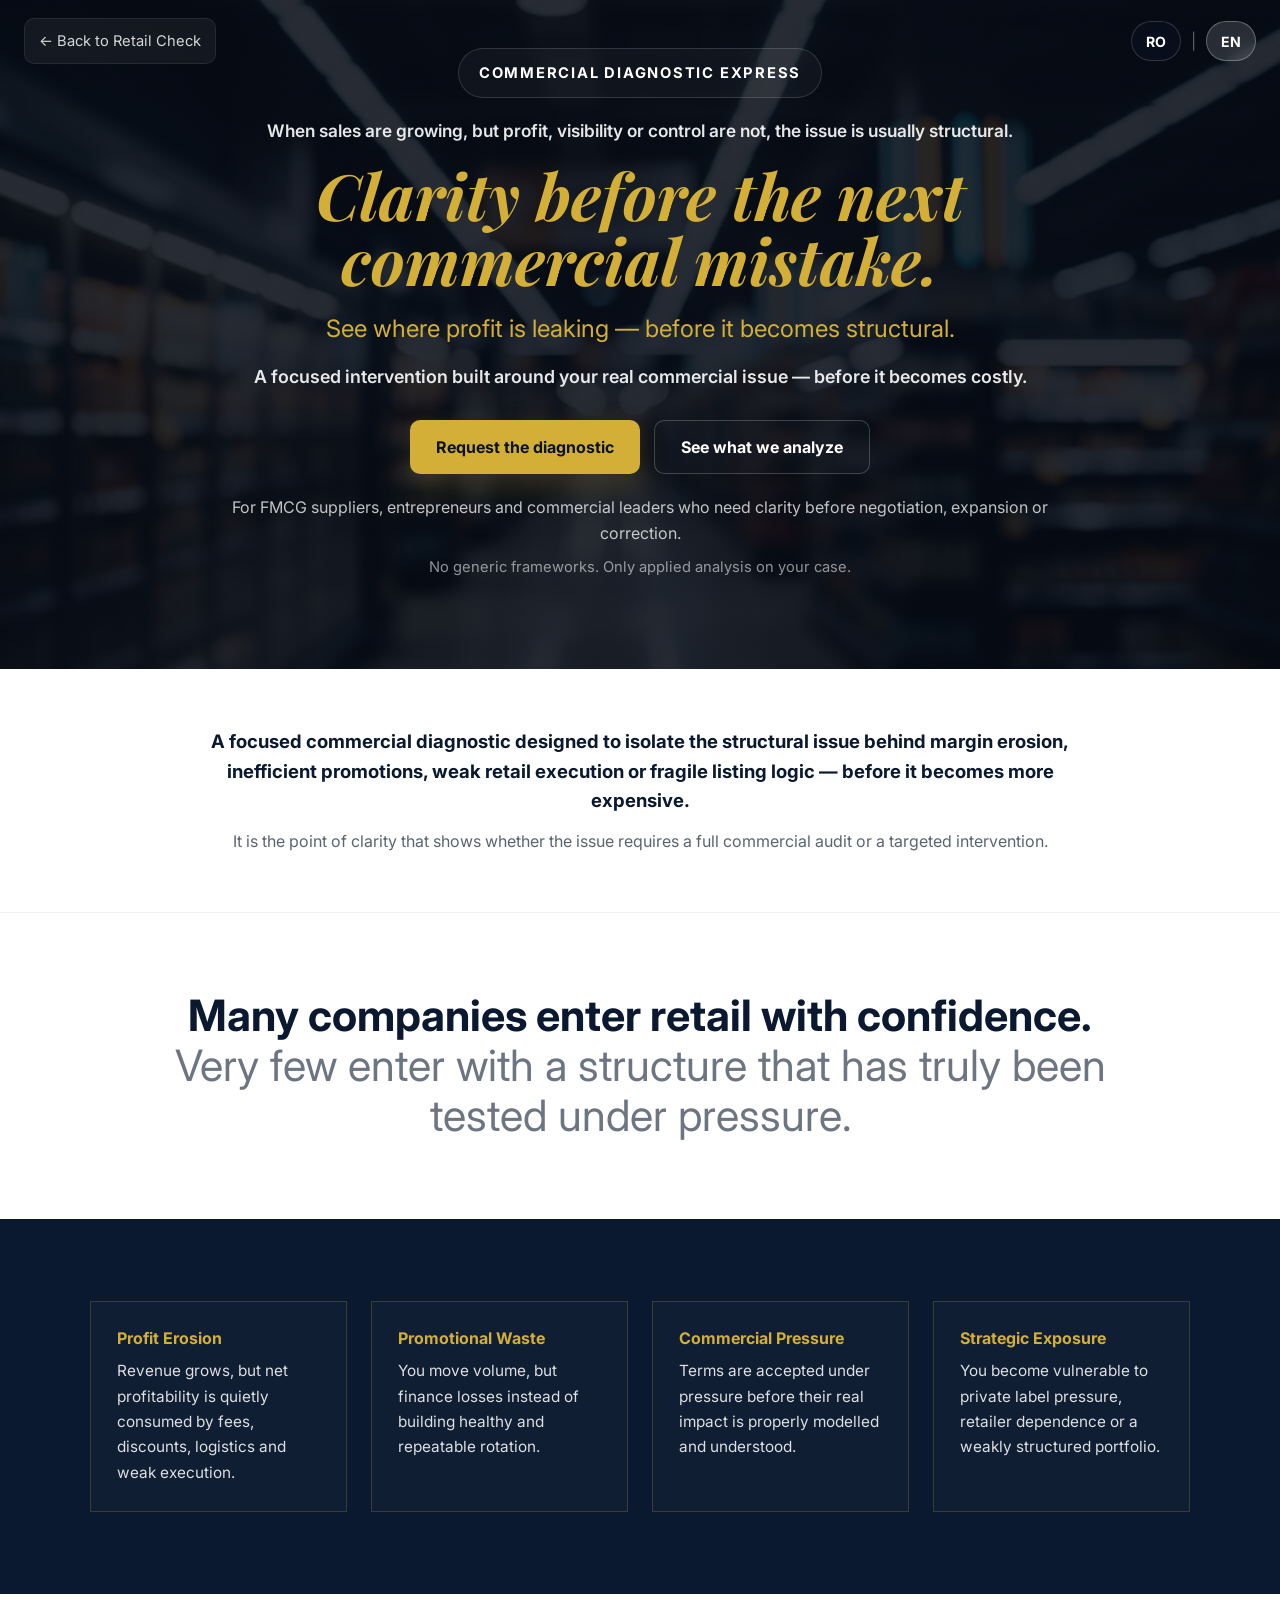
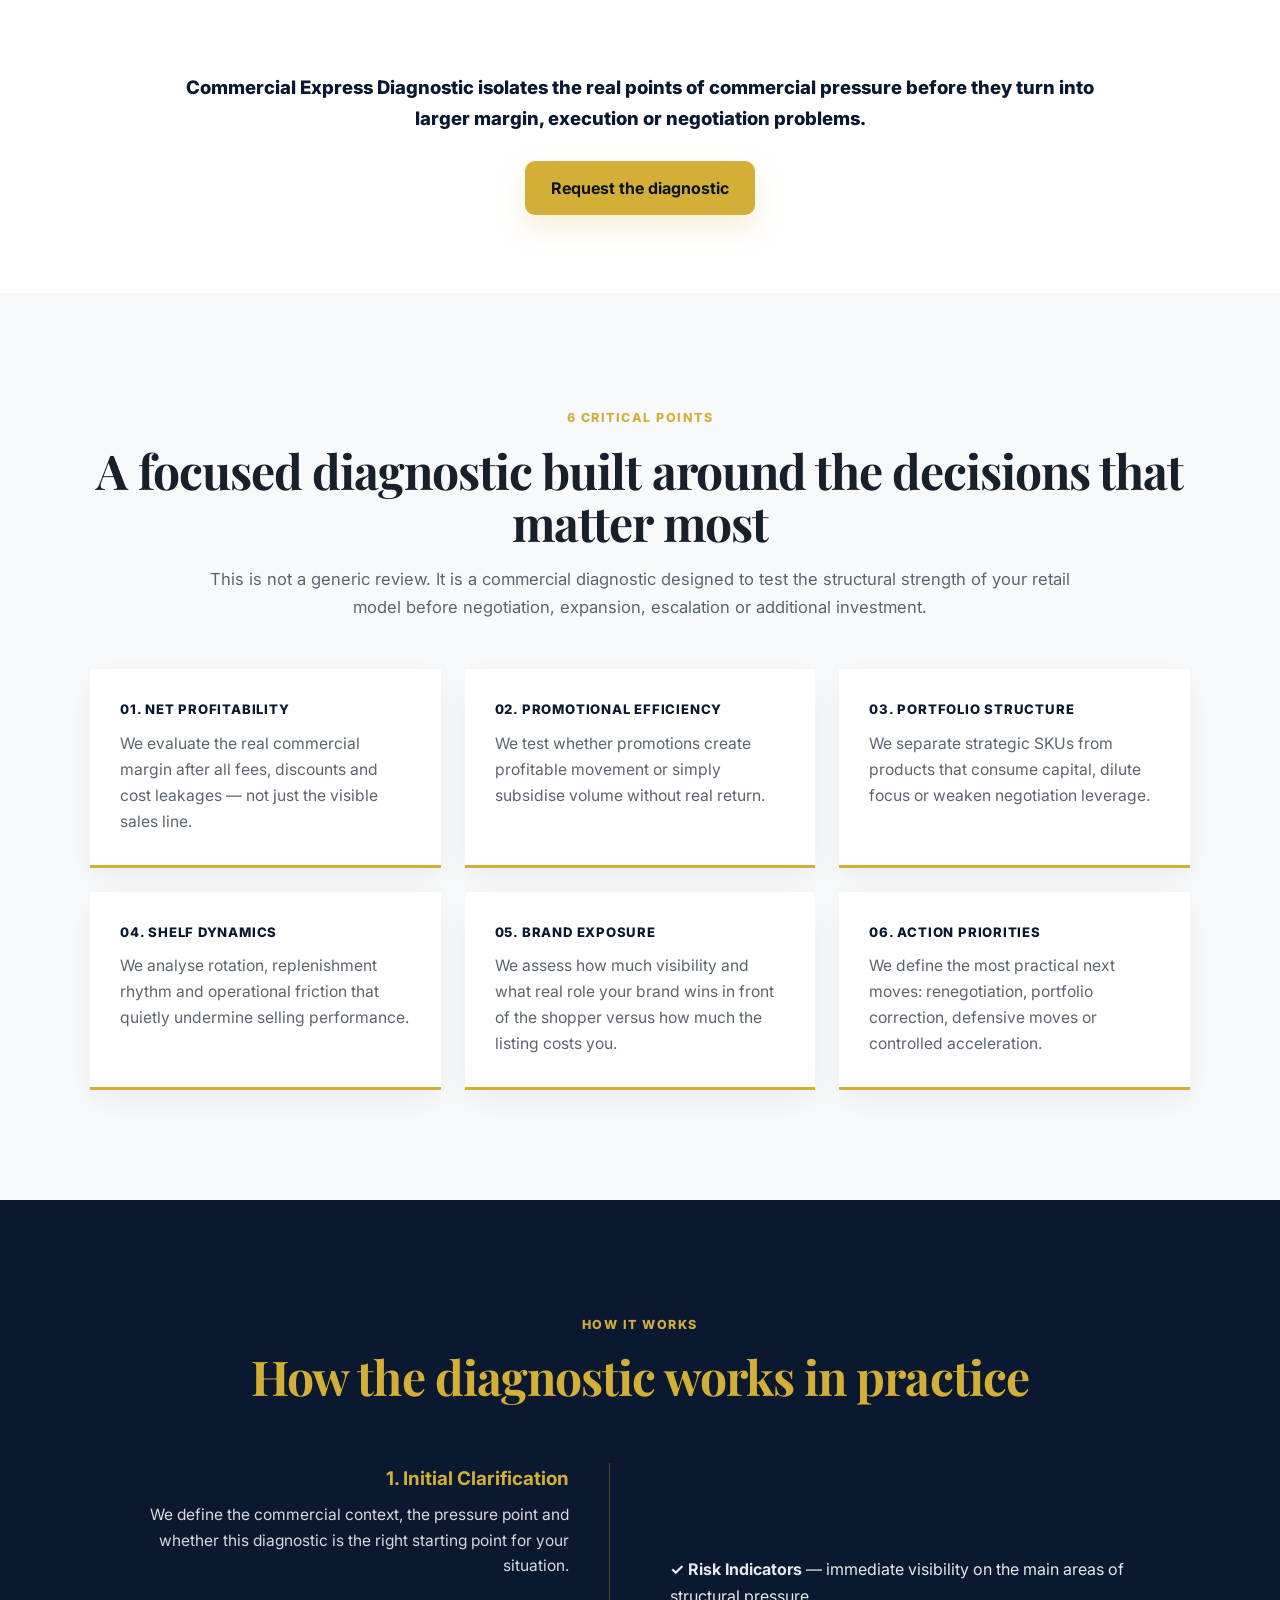
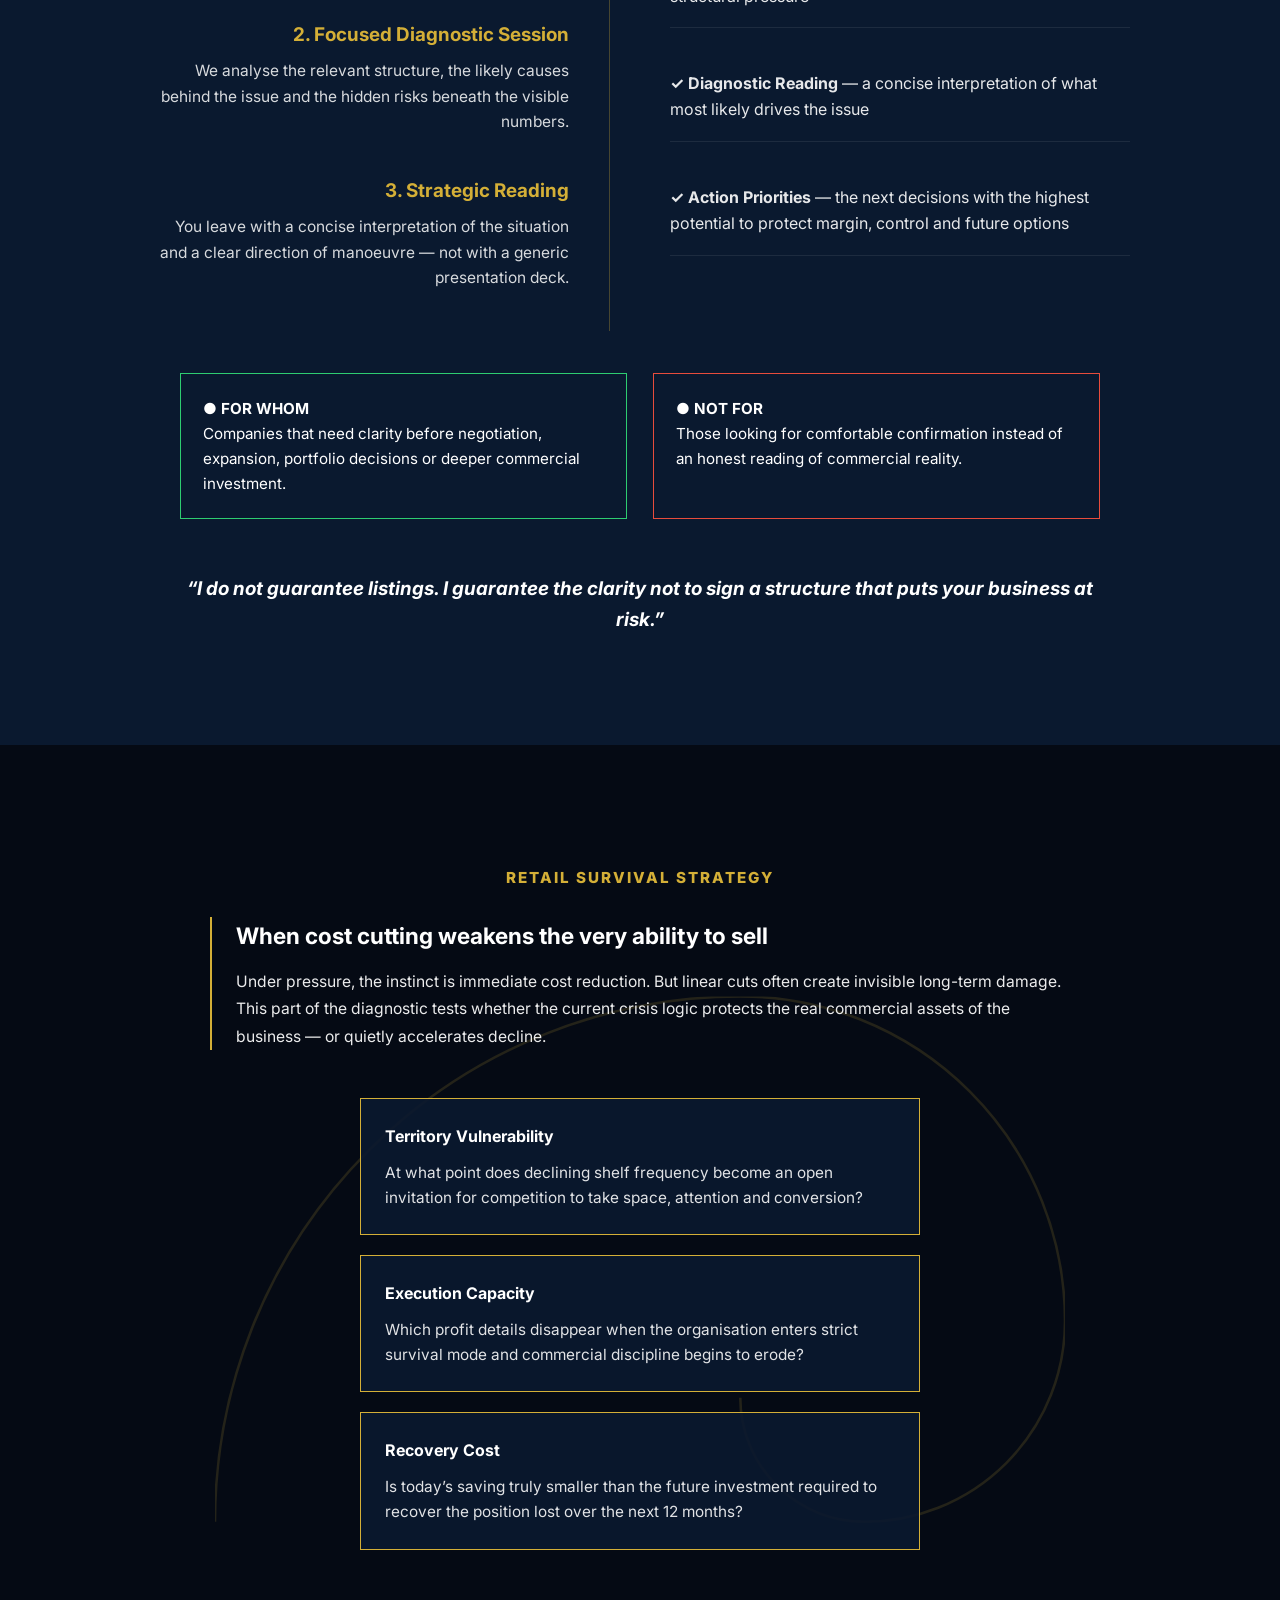
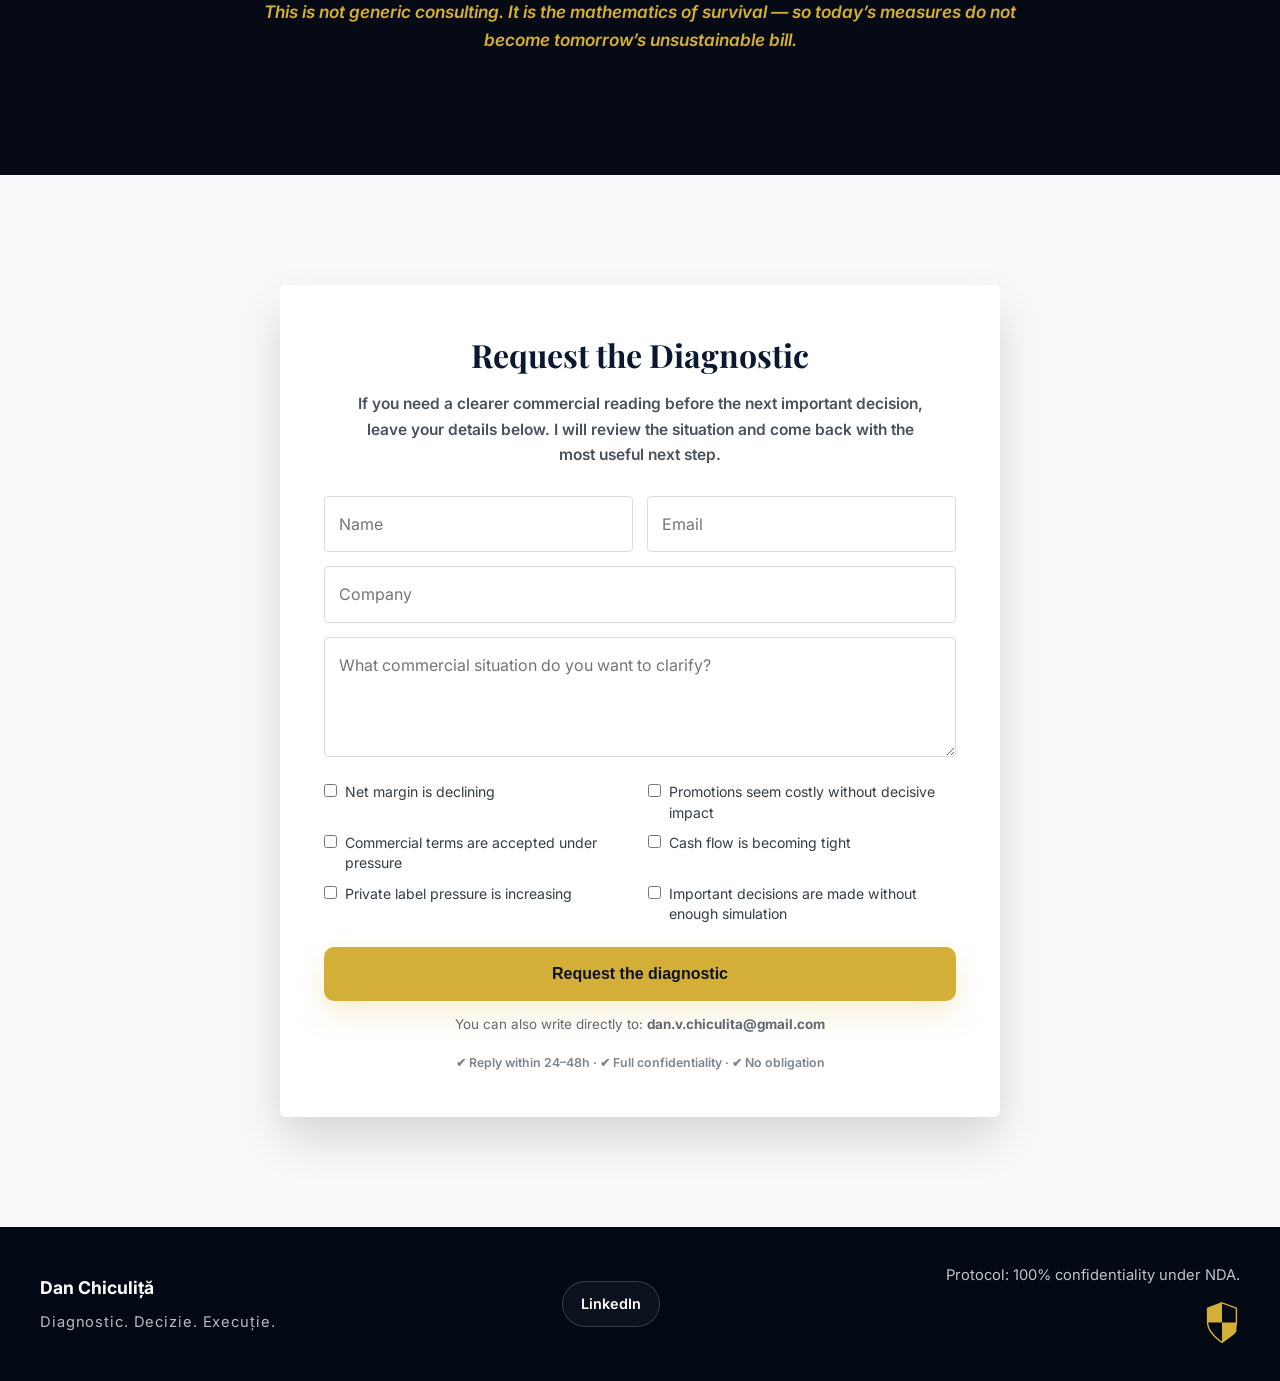
<file: index.html>
<!DOCTYPE html>
<html lang="en">
<head>
  <meta charset="UTF-8" />
  <meta name="viewport" content="width=device-width, initial-scale=1.0" />
  <title>Commercial Express Diagnostic | Dan Chiculiță</title>
  <link href="https://fonts.googleapis.com/css2?family=Playfair+Display:ital,wght@0,700;0,900;1,700&family=Inter:wght@300;400;600;700;800&display=swap" rel="stylesheet">

  <style>
    :root {
      --bg-dark: #050a14;
      --navy-deep: #0a192f;
      --navy-soft: #10233f;
      --accent-gold: #d4af37;
      --pearl-white: #f8f9fa;
      --text-gray: #5b6470;
      --text-dark: #17202b;
      --line-soft: rgba(212,175,55,0.22);
      --shadow: 0 22px 46px rgba(0,0,0,0.14);
    }

    * {
      margin: 0;
      padding: 0;
      box-sizing: border-box;
    }

    html {
      scroll-behavior: smooth;
    }

    body {
      font-family: 'Inter', sans-serif;
      background-color: var(--pearl-white);
      color: var(--text-dark);
      line-height: 1.65;
      overflow-x: hidden;
    }

    a {
      text-decoration: none;
      color: inherit;
    }

    .container {
      width: min(1180px, calc(100% - 40px));
      margin: 0 auto;
    }

    .section-title {
      font-family: 'Playfair Display', serif;
      font-size: clamp(2rem, 4vw, 3rem);
      line-height: 1.08;
      letter-spacing: -0.02em;
      margin-bottom: 18px;
    }

    .section-lead {
      font-size: 1.04rem;
      color: var(--text-gray);
      max-width: 860px;
      margin: 0 auto;
    }

    .eyebrow {
      display: inline-block;
      font-size: 0.78rem;
      font-weight: 800;
      letter-spacing: 0.12em;
      text-transform: uppercase;
      color: var(--accent-gold);
      margin-bottom: 16px;
    }

    /* HEADER */
  header {
  position: absolute;
  top: 0;
  left: 0;
  width: 100%;
  z-index: 30;
}
.header-inner {
  width: 100%;
  margin: 0;
  padding: 18px 24px 10px;
  display: flex;
  justify-content: space-between;
  align-items: center;
  gap: 20px;
}
.back-link {
  display: inline-flex;
  align-items: center;
  gap: 6px;
  font-size: 0.92rem;
  color: rgba(255,255,255,0.82);
  padding: 10px 14px;
  border-radius: 10px;
  background: rgba(255,255,255,0.06);
  border: 1px solid rgba(255,255,255,0.08);
  backdrop-filter: blur(6px);
  transition: all 0.2s ease;
}

.back-link:hover {
  background: rgba(255,255,255,0.10);
  border-color: rgba(212,175,55,0.35);
}

.lang-switch {
  display: flex;
  align-items: center;
  gap: 10px;
}

.lang-switch span {
  color: rgba(255,255,255,0.35);
}

.lang-switch a {
  display: inline-flex;
  align-items: center;
  justify-content: center;
  min-width: 44px;
  height: 40px;
  padding: 0 14px;
  border-radius: 999px;
  border: 1px solid rgba(255,255,255,0.16);
  background: rgba(15,23,42,0.34);
  color: #ffffff;
  font-size: 0.88rem;
  font-weight: 700;
  transition: all 0.25s ease;
  backdrop-filter: blur(8px);
}

.lang-switch a:hover {
  background: rgba(255,255,255,0.10);
  transform: translateY(-1px);
}

.lang-switch a.active {
  background: rgba(255,255,255,0.14);
  border-color: rgba(255,255,255,0.28);
  pointer-events: none;
}
    /* HERO */
    #hero-section {
      background:
        linear-gradient(rgba(5,10,20,0.86), rgba(5,10,20,0.86)),
        url('supermarket.jpg') center center / cover no-repeat;
      color: white;
      text-align: center;
      padding: 48px 20px 90px;
    }

    .hero-inner {
      max-width: 900px;
      margin: 0 auto;
      padding: 0 24px;
      text-align: center;
    }

    .hero-label {
      display: inline-flex;
      align-items: center;
      justify-content: center;
      padding: 12px 20px;
      border-radius: 999px;
      border: 1px solid rgba(255,255,255,0.14);
      background: rgba(255,255,255,0.04);
      font-size: 0.92rem;
      letter-spacing: 0.12em;
      text-transform: uppercase;
      margin-bottom: 20px;
      color: #ffffff;
      font-weight: 700;
    }

    .hero-kicker {
      font-size: 1.08rem;
      line-height: 1.5;
      margin-bottom: 18px;
      color: rgba(255,255,255,0.9);
      font-weight: 600;
    }

    .hero-quote {
      font-family: 'Playfair Display', serif;
      font-size: clamp(2.8rem, 5vw, 4.4rem);
      line-height: 1.02;
      font-style: italic;
      color: var(--accent-gold);
      margin-bottom: 20px;
    }

    .hero-subheadline {
      font-size: 1.5rem;
      line-height: 1.32;
      color: var(--accent-gold);
      margin-bottom: 18px;
    }

    .hero-subtitle {
      max-width: 820px;
      margin: 0 auto 28px;
      font-size: 1.12rem;
      line-height: 1.65;
      color: rgba(255,255,255,0.9);
      font-weight: 600;
    }

    .hero-cta {
      display: flex;
      justify-content: center;
      align-items: stretch;
      gap: 14px;
      flex-wrap: wrap;
      margin-bottom: 20px;
    }

    .btn-primary,
    .btn-secondary {
      display: inline-flex;
      align-items: center;
      justify-content: center;
      min-height: 54px;
      padding: 0 26px;
      border-radius: 10px;
      font-weight: 700;
      font-size: 1rem;
      transition: all 0.2s ease;
      border: none;
      cursor: pointer;
    }

    .btn-primary {
      background: var(--accent-gold);
      color: #0b1220;
      box-shadow: 0 12px 30px rgba(212,175,55,0.22);
    }

    .btn-primary:hover {
      background: #e1bc45;
      transform: translateY(-2px);
      box-shadow: 0 18px 34px rgba(212,175,55,0.28);
    }

    .btn-secondary {
      border: 1px solid rgba(255,255,255,0.2);
      color: white;
      background: rgba(255,255,255,0.02);
    }

    .btn-secondary:hover {
      background: rgba(255,255,255,0.06);
      transform: translateY(-2px);
    }

    .hero-note {
      font-size: 1rem;
      color: rgba(255,255,255,0.75);
      max-width: 920px;
      margin: 0 auto 8px;
    }

    .hero-proof {
      font-size: 0.92rem;
      color: rgba(255,255,255,0.55);
      max-width: 760px;
      margin: 0 auto;
    }

    /* PROMISE */
    .promise-strip {
      padding: 58px 20px;
      background: #ffffff;
      text-align: center;
      border-bottom: 1px solid rgba(10,25,47,0.06);
    }

    .promise-strip strong {
      display: block;
      font-size: 1.16rem;
      line-height: 1.6;
      color: var(--navy-deep);
      max-width: 900px;
      margin: 0 auto 12px;
    }

    .promise-strip p {
      font-size: 1rem;
      color: var(--text-gray);
      max-width: 860px;
      margin: 0 auto;
    }

    /* TRIPTYCH */
    .triptych {
      text-align: center;
    }

    .triptych-top,
    .triptych-bottom {
      background: white;
      padding: 78px 20px;
    }

    .triptych-top h2 {
      font-size: clamp(1.8rem, 4vw, 2.7rem);
      line-height: 1.15;
      color: var(--navy-deep);
      max-width: 980px;
      margin: 0 auto;
    }

    .triptych-top span {
      font-weight: 400;
      color: #6c7581;
    }

    .triptych-middle {
      background: var(--navy-deep);
      color: white;
      padding: 82px 20px;
    }

    .risk-grid {
      display: grid;
      grid-template-columns: repeat(4, minmax(0, 1fr));
      gap: 24px;
      max-width: 1100px;
      margin: 0 auto;
    }

    .risk-card {
      border: 1px solid var(--line-soft);
      padding: 26px;
      text-align: left;
      background: rgba(255,255,255,0.02);
      transition: 0.3s ease;
    }

    .risk-card:hover {
      border-color: var(--accent-gold);
      transform: translateY(-5px);
      box-shadow: 0 12px 26px rgba(212,175,55,0.14);
    }

    .risk-card h4 {
      color: var(--accent-gold);
      margin-bottom: 10px;
      font-size: 1rem;
      line-height: 1.3;
    }

    .risk-card p {
      color: rgba(255,255,255,0.86);
      font-size: 0.96rem;
    }

    .triptych-bottom p {
      font-size: 1.16rem;
      font-weight: 800;
      margin-bottom: 28px;
      color: var(--navy-deep);
      max-width: 960px;
      margin-left: auto;
      margin-right: auto;
    }

    /* CRITICAL POINTS */
    #critical-points {
      padding: 110px 20px;
      background: var(--pearl-white);
      text-align: center;
    }

    .points-grid {
      display: grid;
      grid-template-columns: repeat(3, minmax(0, 1fr));
      gap: 24px;
      max-width: 1100px;
      margin: 48px auto 0;
    }

    .point-box {
      background: white;
      padding: 30px;
      border-bottom: 3px solid var(--accent-gold);
      text-align: left;
      box-shadow: 0 12px 28px rgba(16,24,40,0.05);
    }

    .point-box h4 {
      color: var(--navy-deep);
      font-weight: 800;
      font-size: 0.82rem;
      text-transform: uppercase;
      letter-spacing: 0.06em;
      margin-bottom: 10px;
    }

    .point-box p {
      color: var(--text-gray);
      font-size: 0.98rem;
    }

    /* ROADMAP */
    #roadmap {
      padding: 110px 20px;
      background: var(--navy-deep);
      color: white;
    }

    .roadmap-head {
      text-align: center;
      margin-bottom: 60px;
    }

    .roadmap-head .section-title {
      color: var(--accent-gold);
    }

    .roadmap-wrap {
      max-width: 980px;
      margin: 0 auto;
      display: grid;
      grid-template-columns: 1fr 1fr;
      gap: 60px;
    }

    .timeline {
      border-right: 1px solid rgba(212,175,55,0.3);
      padding-right: 40px;
      text-align: right;
    }

    .timeline-step {
      margin-bottom: 40px;
    }

    .timeline-step h3 {
      color: var(--accent-gold);
      font-size: 1.18rem;
      margin-bottom: 8px;
    }

    .timeline-step p {
      color: rgba(255,255,255,0.84);
      font-size: 0.97rem;
    }

    .deliverables {
      display: flex;
      flex-direction: column;
      justify-content: center;
      gap: 24px;
    }

    .deliverable-item {
      padding: 18px 0;
      border-bottom: 1px solid rgba(255,255,255,0.08);
      color: rgba(255,255,255,0.9);
    }

    .qualification-grid {
      max-width: 920px;
      margin: 42px auto 0;
      display: grid;
      grid-template-columns: 1fr 1fr;
      gap: 26px;
    }

    .qualification-box {
      padding: 22px;
      font-size: 0.95rem;
    }

    .qualification-box.good {
      border: 1px solid #2ecc71;
    }

    .qualification-box.bad {
      border: 1px solid #e74c3c;
    }

    .roadmap-quote {
      text-align: center;
      margin-top: 54px;
      font-style: italic;
      font-weight: 700;
      font-size: 1.18rem;
      color: white;
      max-width: 920px;
      margin-left: auto;
      margin-right: auto;
    }

    /* SURVIVAL */
    #survival-strategy {
      padding: 120px 20px;
      background: var(--bg-dark);
      color: white;
      position: relative;
      text-align: center;
    }

    .spiral-bg {
      position: absolute;
      top: 50%;
      left: 50%;
      transform: translate(-50%, -50%);
      width: 850px;
      max-width: 90%;
      opacity: 0.15;
      pointer-events: none;
    }

    .survival-inner {
      position: relative;
      z-index: 10;
      max-width: 860px;
      margin: 0 auto;
    }

    .survival-title {
      color: var(--accent-gold);
      margin-bottom: 26px;
      letter-spacing: 0.13em;
      text-transform: uppercase;
      font-size: 0.95rem;
      font-weight: 800;
    }

    .survival-intro {
      margin-bottom: 48px;
      text-align: left;
      border-left: 2px solid var(--accent-gold);
      padding-left: 24px;
    }

    .survival-intro h3 {
      margin-bottom: 14px;
      font-size: 1.42rem;
    }

    .survival-intro p {
      font-size: 0.98rem;
      opacity: 0.92;
      line-height: 1.75;
    }

    .survival-boxes {
      display: flex;
      flex-direction: column;
      gap: 20px;
      align-items: center;
    }

    .survival-box {
      border: 1px solid var(--accent-gold);
      padding: 24px;
      background: rgba(10,25,47,0.9);
      width: 100%;
      max-width: 560px;
      text-align: left;
    }

    .survival-box strong {
      display: block;
      margin-bottom: 10px;
      color: white;
    }

    .survival-box p {
      color: rgba(255,255,255,0.88);
      font-size: 0.96rem;
    }

    .survival-close {
      margin-top: 48px;
      font-size: 1.08rem;
      font-weight: 600;
      font-style: italic;
      color: var(--accent-gold);
      max-width: 780px;
      margin-left: auto;
      margin-right: auto;
    }

    /* CONTACT */
    #contact {
      padding: 110px 20px;
      text-align: center;
      background: var(--pearl-white);
    }

    .form-container {
      max-width: 720px;
      margin: 0 auto;
      background: white;
      padding: 44px;
      border-radius: 6px;
      box-shadow: var(--shadow);
      text-align: left;
    }

    .form-header {
      text-align: center;
      margin-bottom: 28px;
    }

    .form-header h2 {
      font-family: 'Playfair Display', serif;
      margin-bottom: 10px;
      font-size: 2rem;
      color: var(--navy-deep);
    }

    .form-header p {
      font-size: 0.97rem;
      line-height: 1.65;
      color: #48515c;
      font-weight: 600;
      max-width: 580px;
      margin: 0 auto;
    }

    .form-grid {
      display: grid;
      grid-template-columns: 1fr 1fr;
      gap: 14px;
      margin-bottom: 16px;
    }

    .full-width {
      grid-column: 1 / -1;
    }

    input, textarea, select {
      width: 100%;
      padding: 14px 14px;
      border: 1px solid #d7dde4;
      border-radius: 4px;
      font: inherit;
      color: var(--text-dark);
      background: #fff;
    }

    textarea {
      min-height: 120px;
      resize: vertical;
    }

    input:focus, textarea:focus, select:focus {
      outline: none;
      border-color: var(--accent-gold);
      box-shadow: 0 0 0 4px rgba(212,175,55,0.12);
    }

    .checklist {
      display: grid;
      grid-template-columns: 1fr 1fr;
      gap: 10px 16px;
      font-size: 0.88rem;
      margin: 18px 0 22px;
      color: #343d47;
    }

    .checklist label {
      display: flex;
      align-items: flex-start;
      gap: 8px;
      line-height: 1.45;
    }

    .checklist input[type="checkbox"] {
      width: auto;
      margin-top: 2px;
    }

    .form-footer {
      margin-top: 18px;
      font-size: 0.77rem;
      color: #7b848f;
      text-align: center;
      font-weight: 600;
    }

    .micro-note {
      margin-top: 12px;
      text-align: center;
      font-size: 0.84rem;
      color: #5f6874;
    }

    /* FOOTER */
    footer {
      background: #020814;
      padding: 36px 24px;
    }

    .footer-inner {
      max-width: 1200px;
      margin: 0 auto;
      display: flex;
      justify-content: space-between;
      align-items: center;
      gap: 24px;
      flex-wrap: wrap;
    }

    .footer-left,
    .footer-social,
    .footer-right {
      display: flex;
      flex-direction: column;
      gap: 8px;
    }

    .footer-left strong {
      font-size: 1.1rem;
      color: #ffffff;
    }

    .footer-left span {
      font-size: 0.92rem;
      color: rgba(255,255,255,0.72);
      letter-spacing: 0.06em;
    }

    .footer-social {
      align-items: center;
    }

    .footer-social a {
      display: inline-flex;
      align-items: center;
      justify-content: center;
      padding: 10px 18px;
      border: 1px solid rgba(255,255,255,0.18);
      border-radius: 999px;
      color: #ffffff;
      text-decoration: none;
      font-weight: 600;
      font-size: 0.9rem;
      transition: all 0.25s ease;
      background: rgba(255,255,255,0.04);
    }

    .footer-social a:hover {
      border-color: rgba(212,175,55,0.65);
      color: #d4af37;
      background: rgba(212,175,55,0.08);
    }

    .footer-right {
      align-items: flex-end;
    }

    .footer-right p {
      margin: 0;
      color: rgba(255,255,255,0.76);
      font-size: 0.92rem;
    }

    .shield-svg {
      width: 36px;
      height: auto;
      margin-top: 6px;
    }

    /* POPUP */
    #exitPopup {
      display: none;
      position: fixed;
      inset: 0;
      background: rgba(0,0,0,0.76);
      z-index: 9999;
      justify-content: center;
      align-items: center;
      padding: 20px;
    }

    .popup-box {
      background: white;
      width: min(560px, 100%);
      border-radius: 6px;
      padding: 38px 34px 30px;
      text-align: center;
      position: relative;
      box-shadow: 0 28px 70px rgba(0,0,0,0.28);
    }

    .popup-close {
      position: absolute;
      top: 12px;
      right: 16px;
      font-size: 24px;
      font-weight: 700;
      color: #333;
      cursor: pointer;
      line-height: 1;
    }

    .popup-box h3 {
      font-family: 'Playfair Display', serif;
      font-size: 1.9rem;
      line-height: 1.15;
      color: var(--navy-deep);
      margin-bottom: 14px;
    }

    .popup-box p {
      color: #4f5863;
      margin-bottom: 12px;
    }

    .popup-strong {
      font-weight: 700;
      color: var(--text-dark);
      margin-bottom: 22px;
    }

    /* RESPONSIVE */
    @media (max-width: 980px) {
      .risk-grid,
      .points-grid {
        grid-template-columns: 1fr;
      }

      .roadmap-wrap,
      .qualification-grid {
        grid-template-columns: 1fr;
      }

      .timeline {
        border-right: none;
        border-bottom: 1px solid rgba(212,175,55,0.3);
        padding-right: 0;
        padding-bottom: 30px;
        text-align: left;
      }
    }

    @media (max-width: 768px) {
      .header-inner {
        padding: 14px 18px;
      }

      .back-link {
        font-size: 0.84rem;
        padding: 8px 12px;
      }

      .lang-switch {
        gap: 8px;
      }

      .lang-switch a {
        min-width: 40px;
        height: 36px;
        padding: 0 12px;
        font-size: 0.8rem;
      }

      #hero-section {
       padding: 92px 18px 64px;
      }

      .hero-inner {
        padding: 0 18px;
      }

      .hero-label {
        font-size: 0.82rem;
        padding: 10px 16px;
        margin-bottom: 18px;
      }

      .hero-kicker {
        font-size: 0.98rem;
        margin-bottom: 14px;
      }

      .hero-quote {
        font-size: clamp(2.2rem, 9vw, 3.3rem);
        margin-bottom: 16px;
      }

      .hero-subheadline {
        font-size: 1.22rem;
        margin-bottom: 14px;
      }

      .hero-subtitle {
        font-size: 1rem;
        margin-bottom: 22px;
      }

      .hero-cta {
        flex-direction: column;
        align-items: center;
      }

      .btn-primary,
      .btn-secondary {
        width: 100%;
        max-width: 320px;
      }

      .form-grid,
      .checklist {
        grid-template-columns: 1fr;
      }

      .form-container {
        padding: 30px 22px;
      }

      .footer-inner {
        flex-direction: column;
        align-items: flex-start;
        gap: 18px;
      }

      .footer-social,
      .footer-right {
        align-items: flex-start;
      }

      .triptych-top,
      .triptych-middle,
      .triptych-bottom,
      #critical-points,
      #roadmap,
      #survival-strategy,
      #contact {
        padding-top: 72px;
        padding-bottom: 72px;
      }

      .promise-strip {
        padding-top: 42px;
        padding-bottom: 42px;
      }
    }
  </style>
</head>
<body>
<header>
  <div class="header-inner">
    <a href="https://danvchiculita.github.io/retail-check/" class="back-link">
      ← Back to Retail Check
    </a>

    <div class="lang-switch">
      <a href="https://danvchiculita.github.io/retail-diagnostic-comercial/index-ro.html">RO</a>
      <span>|</span>
      <a href="https://danvchiculita.github.io/retail-diagnostic-comercial/" class="active">EN</a>
    </div>
  </div>
</header>

<section id="hero-section">
  <div class="hero-inner">
    <div class="eyebrow hero-label">COMMERCIAL DIAGNOSTIC EXPRESS</div>

    <p class="hero-kicker">
      When sales are growing, but profit, visibility or control are not, the issue is usually structural.
    </p>

    <h1 class="hero-quote">
      Clarity before the next commercial mistake.
    </h1>

    <p class="hero-subheadline">
      See where profit is leaking — before it becomes structural.
    </p>

    <p class="hero-subtitle">
      A focused intervention built around your real commercial issue — before it becomes costly.
    </p>

    <div class="hero-cta">
      <a href="#contact" class="btn-primary">Request the diagnostic</a>
      <a href="#critical-points" class="btn-secondary">See what we analyze</a>
    </div>

    <p class="hero-note">
      For FMCG suppliers, entrepreneurs and commercial leaders who need clarity before negotiation, expansion or correction.
    </p>

    <p class="hero-proof">
      No generic frameworks. Only applied analysis on your case.
    </p>
  </div>
</section>

<section class="promise-strip">
  <div class="container">
    <strong>
      A focused commercial diagnostic designed to isolate the structural issue behind margin erosion, inefficient promotions, weak retail execution or fragile listing logic — before it becomes more expensive.
    </strong>
    <p>
      It is the point of clarity that shows whether the issue requires a full commercial audit or a targeted intervention.
    </p>
  </div>
</section>

<section class="triptych">
  <div class="triptych-top">
    <h2>
      Many companies enter retail with confidence.<br>
      <span>Very few enter with a structure that has truly been tested under pressure.</span>
    </h2>
  </div>

  <div class="triptych-middle">
    <div class="risk-grid">
      <div class="risk-card">
        <h4>Profit Erosion</h4>
        <p>Revenue grows, but net profitability is quietly consumed by fees, discounts, logistics and weak execution.</p>
      </div>
      <div class="risk-card">
        <h4>Promotional Waste</h4>
        <p>You move volume, but finance losses instead of building healthy and repeatable rotation.</p>
      </div>
      <div class="risk-card">
        <h4>Commercial Pressure</h4>
        <p>Terms are accepted under pressure before their real impact is properly modelled and understood.</p>
      </div>
      <div class="risk-card">
        <h4>Strategic Exposure</h4>
        <p>You become vulnerable to private label pressure, retailer dependence or a weakly structured portfolio.</p>
      </div>
    </div>
  </div>

  <div class="triptych-bottom">
    <p>Commercial Express Diagnostic isolates the real points of commercial pressure before they turn into larger margin, execution or negotiation problems.</p>
    <a href="#contact" class="btn-primary">Request the diagnostic</a>
  </div>
</section>

<section id="critical-points">
  <div class="container">
    <div class="eyebrow">6 Critical Points</div>
    <h2 class="section-title">A focused diagnostic built around the decisions that matter most</h2>
    <p class="section-lead">
      This is not a generic review. It is a commercial diagnostic designed to test the structural strength of your retail model before negotiation, expansion, escalation or additional investment.
    </p>

    <div class="points-grid">
      <div class="point-box">
        <h4>01. Net Profitability</h4>
        <p>We evaluate the real commercial margin after all fees, discounts and cost leakages — not just the visible sales line.</p>
      </div>
      <div class="point-box">
        <h4>02. Promotional Efficiency</h4>
        <p>We test whether promotions create profitable movement or simply subsidise volume without real return.</p>
      </div>
      <div class="point-box">
        <h4>03. Portfolio Structure</h4>
        <p>We separate strategic SKUs from products that consume capital, dilute focus or weaken negotiation leverage.</p>
      </div>
      <div class="point-box">
        <h4>04. Shelf Dynamics</h4>
        <p>We analyse rotation, replenishment rhythm and operational friction that quietly undermine selling performance.</p>
      </div>
      <div class="point-box">
        <h4>05. Brand Exposure</h4>
        <p>We assess how much visibility and what real role your brand wins in front of the shopper versus how much the listing costs you.</p>
      </div>
      <div class="point-box">
        <h4>06. Action Priorities</h4>
        <p>We define the most practical next moves: renegotiation, portfolio correction, defensive moves or controlled acceleration.</p>
      </div>
    </div>
  </div>
</section>

<section id="roadmap">
  <div class="container">
    <div class="roadmap-head">
      <div class="eyebrow">How It Works</div>
      <h2 class="section-title">How the diagnostic works in practice</h2>
    </div>

    <div class="roadmap-wrap">
      <div class="timeline">
        <div class="timeline-step">
          <h3>1. Initial Clarification</h3>
          <p>We define the commercial context, the pressure point and whether this diagnostic is the right starting point for your situation.</p>
        </div>
        <div class="timeline-step">
          <h3>2. Focused Diagnostic Session</h3>
          <p>We analyse the relevant structure, the likely causes behind the issue and the hidden risks beneath the visible numbers.</p>
        </div>
        <div class="timeline-step">
          <h3>3. Strategic Reading</h3>
          <p>You leave with a concise interpretation of the situation and a clear direction of manoeuvre — not with a generic presentation deck.</p>
        </div>
      </div>

      <div class="deliverables">
        <div class="deliverable-item"><strong>✓ Risk Indicators</strong> — immediate visibility on the main areas of structural pressure</div>
        <div class="deliverable-item"><strong>✓ Diagnostic Reading</strong> — a concise interpretation of what most likely drives the issue</div>
        <div class="deliverable-item"><strong>✓ Action Priorities</strong> — the next decisions with the highest potential to protect margin, control and future options</div>
      </div>
    </div>

    <div class="qualification-grid">
      <div class="qualification-box good">
        <strong>● FOR WHOM</strong><br>
        Companies that need clarity before negotiation, expansion, portfolio decisions or deeper commercial investment.
      </div>
      <div class="qualification-box bad">
        <strong>● NOT FOR</strong><br>
        Those looking for comfortable confirmation instead of an honest reading of commercial reality.
      </div>
    </div>

    <p class="roadmap-quote">
      “I do not guarantee listings. I guarantee the clarity not to sign a structure that puts your business at risk.”
    </p>
  </div>
</section>

<section id="survival-strategy">
  <svg class="spiral-bg" viewBox="0 0 100 62" xmlns="http://www.w3.org/2000/svg">
    <path d="M0,61.8 A61.8,61.8 0 0,1 61.8,0 A38.2,38.2 0 0,1 100,38.2 A23.6,23.6 0 0,1 76.4,61.8 A14.6,14.6 0 0,1 61.8,47.2" fill="none" stroke="#d4af37" stroke-width="0.3"/>
  </svg>

  <div class="survival-inner">
    <div class="survival-title">Retail Survival Strategy</div>

    <div class="survival-intro">
      <h3>When cost cutting weakens the very ability to sell</h3>
      <p>
        Under pressure, the instinct is immediate cost reduction. But linear cuts often create invisible long-term damage. This part of the diagnostic tests whether the current crisis logic protects the real commercial assets of the business — or quietly accelerates decline.
      </p>
    </div>

    <div class="survival-boxes">
      <div class="survival-box">
        <strong>Territory Vulnerability</strong>
        <p>At what point does declining shelf frequency become an open invitation for competition to take space, attention and conversion?</p>
      </div>
      <div class="survival-box">
        <strong>Execution Capacity</strong>
        <p>Which profit details disappear when the organisation enters strict survival mode and commercial discipline begins to erode?</p>
      </div>
      <div class="survival-box">
        <strong>Recovery Cost</strong>
        <p>Is today’s saving truly smaller than the future investment required to recover the position lost over the next 12 months?</p>
      </div>
    </div>

    <p class="survival-close">
      This is not generic consulting. It is the mathematics of survival — so today’s measures do not become tomorrow’s unsustainable bill.
    </p>
  </div>
</section>

<section id="contact">
  <div class="form-container">
    <div class="form-header">
      <h2>Request the Diagnostic</h2>
      <p>
        If you need a clearer commercial reading before the next important decision, leave your details below. I will review the situation and come back with the most useful next step.
      </p>
    </div>

    <form action="https://formspree.io/f/meepnlpp" method="POST">
      <input type="hidden" name="_subject" value="New Request - Commercial Express Diagnostic">

      <div class="form-grid">
        <div>
          <input type="text" name="name" placeholder="Name" required>
        </div>
        <div>
          <input type="email" name="email" placeholder="Email" required>
        </div>
        <div class="full-width">
          <input type="text" name="company" placeholder="Company">
        </div>
        <div class="full-width">
          <textarea name="context" placeholder="What commercial situation do you want to clarify?"></textarea>
        </div>
      </div>

      <div class="checklist">
        <label><input type="checkbox" name="issues[]" value="Net margin decline"> Net margin is declining</label>
        <label><input type="checkbox" name="issues[]" value="Inefficient promotions"> Promotions seem costly without decisive impact</label>
        <label><input type="checkbox" name="issues[]" value="Pressure on commercial terms"> Commercial terms are accepted under pressure</label>
        <label><input type="checkbox" name="issues[]" value="Cash flow blockage"> Cash flow is becoming tight</label>
        <label><input type="checkbox" name="issues[]" value="Private label pressure"> Private label pressure is increasing</label>
        <label><input type="checkbox" name="issues[]" value="Lack of impact simulation"> Important decisions are made without enough simulation</label>
      </div>

      <button type="submit" class="btn-primary" style="width:100%;">Request the diagnostic</button>

      <p class="micro-note">You can also write directly to: <strong>dan.v.chiculita@gmail.com</strong></p>
      <p class="form-footer">✔ Reply within 24–48h · ✔ Full confidentiality · ✔ No obligation</p>
    </form>
  </div>
</section>

<footer>
  <div class="footer-inner">
    <div class="footer-left">
      <strong>Dan Chiculiță</strong>
      <span>Diagnostic. Decizie. Execuție.</span>
    </div>

    <div class="footer-social">
      <a href="https://www.linkedin.com/in/danchiculita" target="_blank" rel="noopener">LinkedIn</a>
    </div>

    <div class="footer-right">
      <p>Protocol: 100% confidentiality under NDA.</p>
      <svg class="shield-svg" viewBox="0 0 100 120">
        <path d="M50,5 L90,20 L90,60 C90,90 50,115 50,115 C50,115 10,90 10,60 L10,20 Z" fill="none" stroke="#d4af37" stroke-width="4"/>
        <path d="M50,5 L50,60 L10,60 L10,20 Z" fill="#d4af37"/>
        <path d="M50,60 L90,60 L90,85 C82,98 50,115 50,115 Z" fill="#d4af37"/>
      </svg>
    </div>
  </div>
</footer>

<div id="exitPopup">
  <div class="popup-box">
    <span class="popup-close" onclick="closePopup()">×</span>
    <h3>Before you leave…</h3>
    <p>Most companies do not first have a sales problem.</p>
    <p>They have a visibility, margin or decision problem.</p>
    <p class="popup-strong">A focused diagnostic can show where margin, visibility or decision quality actually breaks.</p>
    <a href="#contact" class="btn-primary">Request the diagnostic</a>
    <p style="margin-top:14px; font-size:12px; color:#7b848f;">No obligation. Full confidentiality.</p>
  </div>
</div>

<script>
  let popupShown = false;

  document.addEventListener("mouseout", function(e) {
    if (e.clientY < 10 && !popupShown) {
      const popup = document.getElementById("exitPopup");
      popup.style.display = "flex";
      popupShown = true;
    }
  });

  function closePopup() {
    document.getElementById("exitPopup").style.display = "none";
  }
</script>
</body>
</html>
</file>
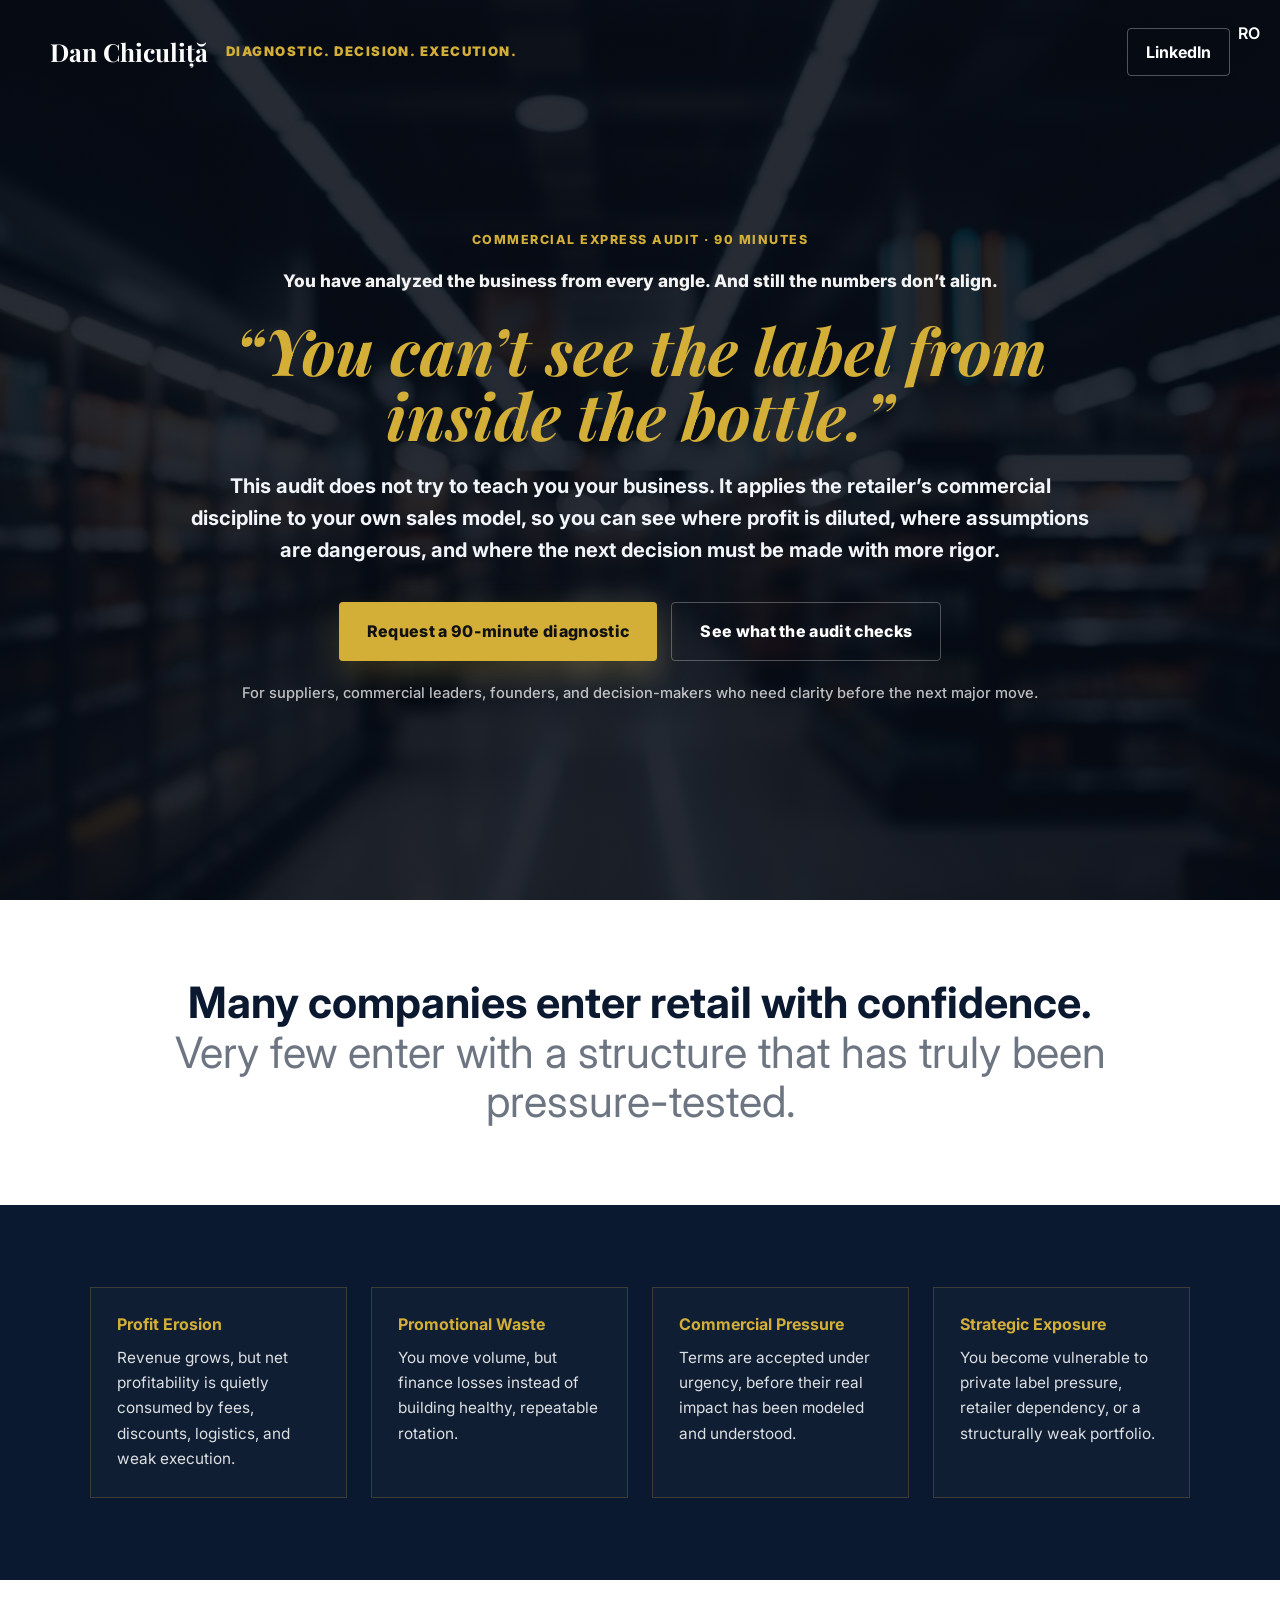
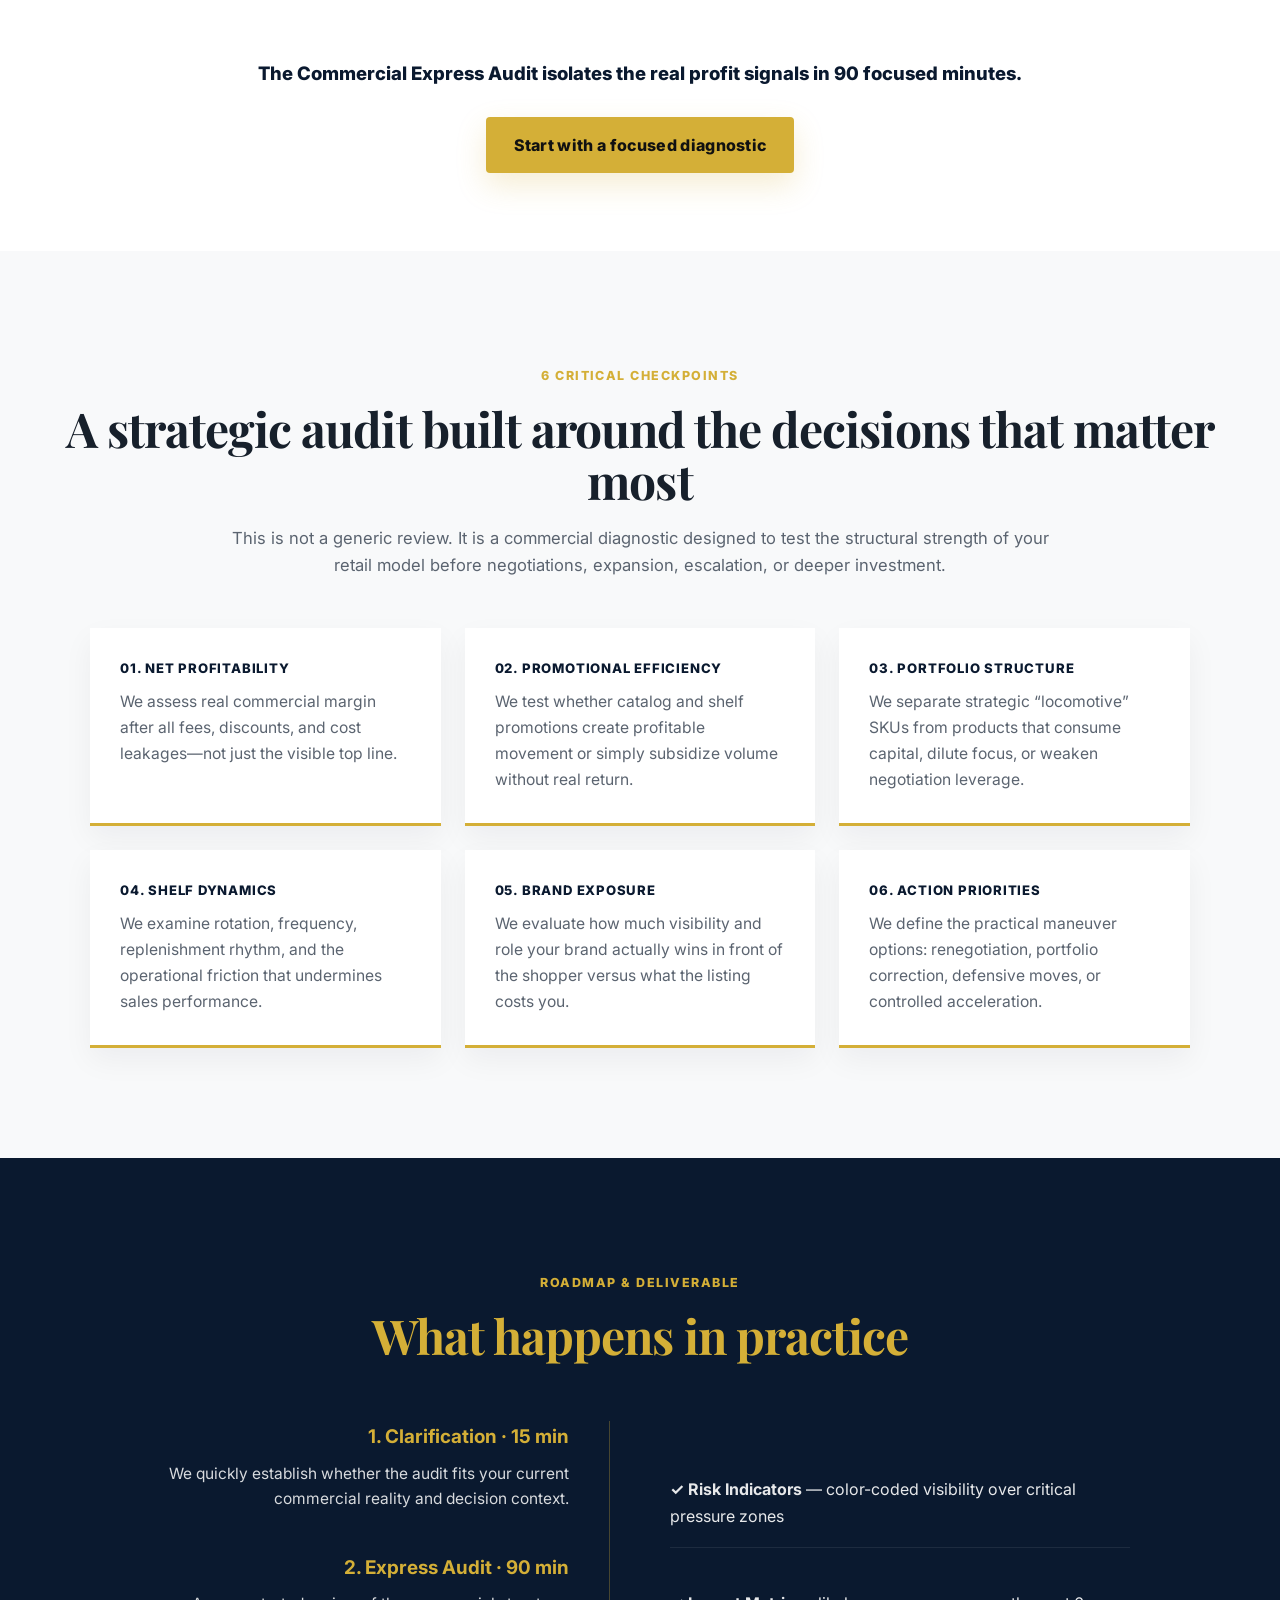
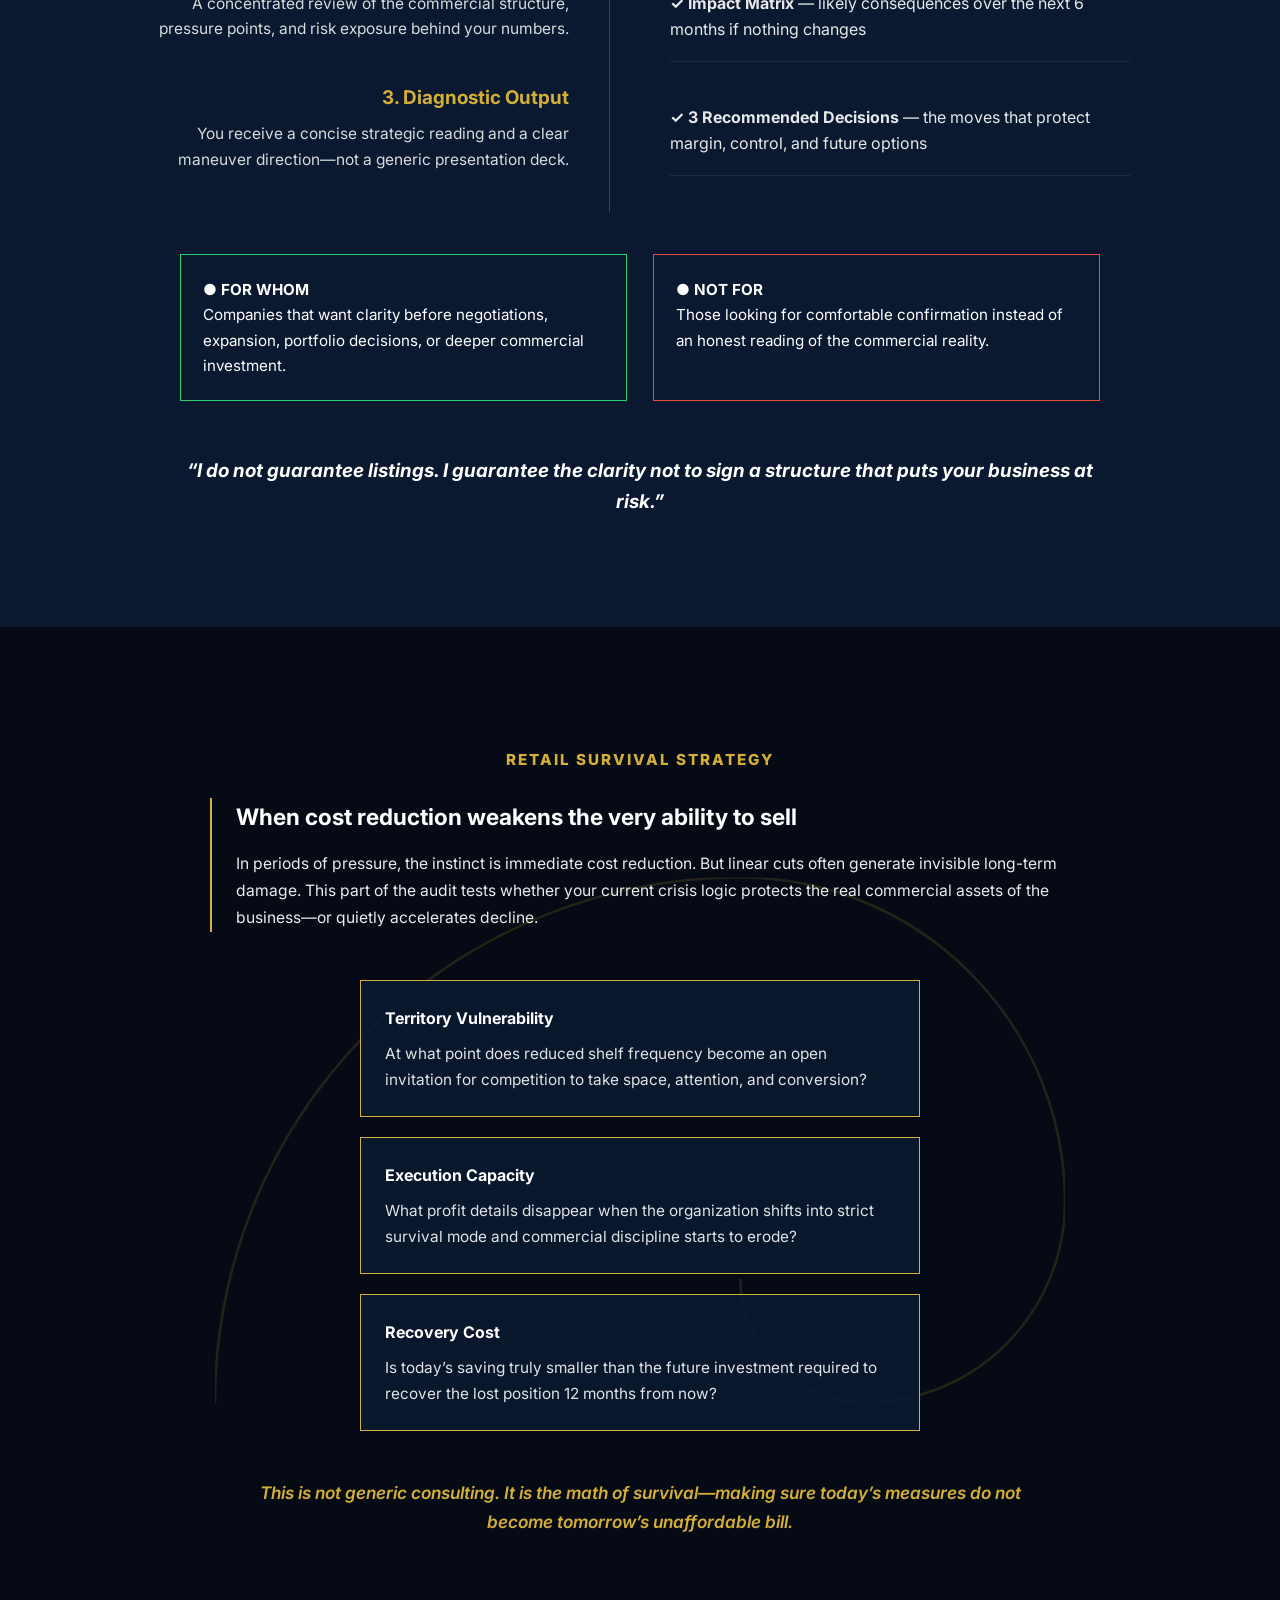
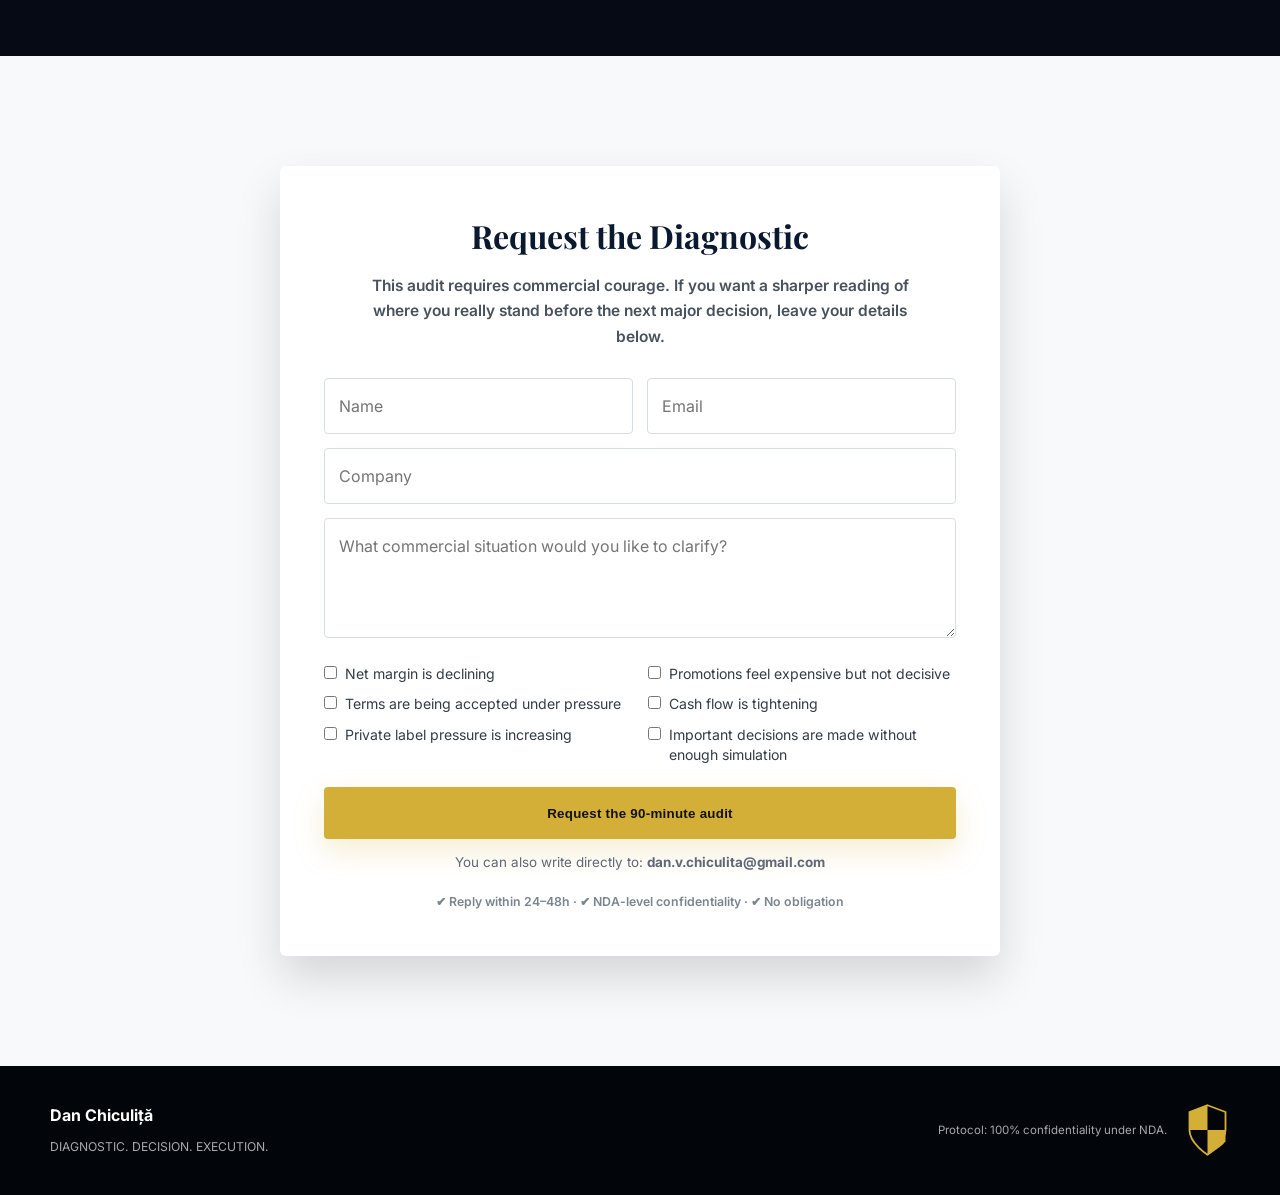
<file: index-en.html>
<!DOCTYPE html>
<html lang="en">
<head>
  <meta charset="UTF-8" />
  <meta name="viewport" content="width=device-width, initial-scale=1.0" />
  <title>Commercial Express Audit | Dan Chiculiță</title>
  <link href="https://fonts.googleapis.com/css2?family=Playfair+Display:ital,wght@0,700;0,900;1,700&family=Inter:wght@300;400;600;700;800&display=swap" rel="stylesheet">
  <style>
    :root {
      --bg-dark: #050a14;
      --navy-deep: #0a192f;
      --navy-soft: #10233f;
      --accent-gold: #d4af37;
      --pearl-white: #f8f9fa;
      --text-gray: #5b6470;
      --text-dark: #17202b;
      --line-soft: rgba(212,175,55,0.22);
      --shadow: 0 22px 46px rgba(0,0,0,0.14);
    }

    * {
      margin: 0;
      padding: 0;
      box-sizing: border-box;
    }

    html {
      scroll-behavior: smooth;
    }

    body {
      font-family: 'Inter', sans-serif;
      background-color: var(--pearl-white);
      color: var(--text-dark);
      line-height: 1.65;
      overflow-x: hidden;
    }

    a {
      color: inherit;
      text-decoration: none;
    }

    .container {
      width: min(1180px, calc(100% - 40px));
      margin: 0 auto;
    }

    .section-title {
      font-family: 'Playfair Display', serif;
      font-size: clamp(2rem, 4vw, 3rem);
      line-height: 1.08;
      letter-spacing: -0.02em;
      margin-bottom: 18px;
    }

    .section-lead {
      font-size: 1.04rem;
      color: var(--text-gray);
      max-width: 840px;
      margin: 0 auto;
    }

    .eyebrow {
      display: inline-block;
      font-size: 0.78rem;
      font-weight: 800;
      letter-spacing: 0.12em;
      text-transform: uppercase;
      color: var(--accent-gold);
      margin-bottom: 16px;
    }

    .btn-primary,
    .btn-secondary {
      display: inline-flex;
      align-items: center;
      justify-content: center;
      min-height: 52px;
      padding: 15px 28px;
      border-radius: 4px;
      font-weight: 800;
      letter-spacing: 0.02em;
      transition: transform 0.25s ease, box-shadow 0.25s ease, background 0.25s ease, border-color 0.25s ease;
      cursor: pointer;
      border: none;
    }

    .btn-primary {
      background: var(--accent-gold);
      color: #111;
      box-shadow: 0 12px 30px rgba(212,175,55,0.22);
    }

    .btn-primary:hover {
      transform: translateY(-2px);
      box-shadow: 0 18px 34px rgba(212,175,55,0.28);
      background: #ddb94a;
    }

    .btn-secondary {
      background: transparent;
      color: white;
      border: 1px solid rgba(255,255,255,0.28);
    }

    .btn-secondary:hover {
      transform: translateY(-2px);
      border-color: rgba(255,255,255,0.52);
      background: rgba(255,255,255,0.05);
    }

    /* HEADER */
    header {
      position: absolute;
      width: 100%;
      top: 0;
      left: 0;
      z-index: 100;
      padding: 28px 0;
    }

    .header-inner {
      width: min(1180px, calc(100% - 40px));
      margin: 0 auto;
      display: flex;
      justify-content: space-between;
      align-items: center;
      gap: 20px;
    }

    .brand-wrap {
      display: flex;
      align-items: center;
      gap: 18px;
      flex-wrap: wrap;
    }

    .brand-name {
      color: white;
      font-family: 'Playfair Display', serif;
      font-size: 1.55rem;
      font-weight: 700;
    }

    .logo-dde {
      color: var(--accent-gold);
      font-size: 0.82rem;
      font-weight: 900;
      text-transform: uppercase;
      letter-spacing: 0.11em;
    }

    .linkedin-btn {
      color: white;
      font-weight: 700;
      border: 1px solid rgba(255,255,255,0.3);
      padding: 10px 18px;
      border-radius: 4px;
      transition: all 0.25s ease;
    }

    .linkedin-btn:hover {
      background: rgba(255,255,255,0.06);
      border-color: rgba(255,255,255,0.5);
    }

    /* HERO */
    #hero-section {
      min-height: 100vh;
      background:
        linear-gradient(rgba(5,10,20,0.86), rgba(5,10,20,0.86)),
        url('supermarket.jpg') center center / cover no-repeat;
      display: flex;
      align-items: center;
      justify-content: center;
      text-align: center;
      color: white;
      padding: 120px 20px 90px;
    }

    .hero-inner {
      max-width: 980px;
      margin: 0 auto;
    }

    .hero-kicker {
      font-size: 1.08rem;
      font-weight: 800;
      color: #f3f3f3;
      margin-bottom: 22px;
    }

    .hero-quote {
      font-family: 'Playfair Display', serif;
      font-size: clamp(2.4rem, 5vw, 4.3rem);
      line-height: 1.02;
      font-style: italic;
      color: var(--accent-gold);
      margin-bottom: 22px;
    }

    .hero-subtitle {
      max-width: 900px;
      margin: 0 auto;
      font-size: clamp(1.05rem, 2vw, 1.26rem);
      font-weight: 700;
      line-height: 1.6;
      color: #f1f5f9;
    }

    .hero-actions {
      margin-top: 36px;
      display: flex;
      justify-content: center;
      gap: 14px;
      flex-wrap: wrap;
    }

    .hero-note {
      margin-top: 20px;
      font-size: 0.92rem;
      color: rgba(255,255,255,0.72);
      font-weight: 500;
    }

    /* INTRO STRIP */
    .triptych {
      text-align: center;
    }

    .triptych-top,
    .triptych-bottom {
      background: white;
      padding: 78px 20px;
    }

    .triptych-top h2 {
      font-size: clamp(1.8rem, 4vw, 2.7rem);
      line-height: 1.15;
      color: var(--navy-deep);
      max-width: 980px;
      margin: 0 auto;
    }

    .triptych-top span {
      font-weight: 400;
      color: #6c7581;
    }

    .triptych-middle {
      background: var(--navy-deep);
      color: white;
      padding: 82px 20px;
    }

    .risk-grid {
      display: grid;
      grid-template-columns: repeat(4, minmax(0, 1fr));
      gap: 24px;
      max-width: 1100px;
      margin: 0 auto;
    }

    .risk-card {
      border: 1px solid var(--line-soft);
      padding: 26px;
      text-align: left;
      background: rgba(255,255,255,0.02);
      transition: 0.3s ease;
    }

    .risk-card:hover {
      border-color: var(--accent-gold);
      transform: translateY(-5px);
      box-shadow: 0 12px 26px rgba(212,175,55,0.14);
    }

    .risk-card h4 {
      color: var(--accent-gold);
      margin-bottom: 10px;
      font-size: 1rem;
      line-height: 1.3;
    }

    .risk-card p {
      color: rgba(255,255,255,0.86);
      font-size: 0.96rem;
    }

    .triptych-bottom p {
      font-size: 1.16rem;
      font-weight: 800;
      margin-bottom: 28px;
      color: var(--navy-deep);
    }

    /* CRITICAL CHECKPOINTS */
    #critical-points {
      padding: 110px 20px;
      background: var(--pearl-white);
      text-align: center;
    }

    .points-grid {
      display: grid;
      grid-template-columns: repeat(3, minmax(0, 1fr));
      gap: 24px;
      max-width: 1100px;
      margin: 48px auto 0;
    }

    .point-box {
      background: white;
      padding: 30px;
      border-bottom: 3px solid var(--accent-gold);
      text-align: left;
      box-shadow: 0 12px 28px rgba(16, 24, 40, 0.05);
    }

    .point-box h4 {
      color: var(--navy-deep);
      font-weight: 800;
      font-size: 0.82rem;
      text-transform: uppercase;
      letter-spacing: 0.06em;
      margin-bottom: 10px;
    }

    .point-box p {
      color: var(--text-gray);
      font-size: 0.98rem;
    }

    /* ROADMAP */
    #roadmap {
      padding: 110px 20px;
      background: var(--navy-deep);
      color: white;
    }

    .roadmap-head {
      text-align: center;
      margin-bottom: 60px;
    }

    .roadmap-head .section-title {
      color: var(--accent-gold);
    }

    .roadmap-wrap {
      max-width: 980px;
      margin: 0 auto;
      display: grid;
      grid-template-columns: 1fr 1fr;
      gap: 60px;
    }

    .timeline {
      border-right: 1px solid rgba(212,175,55,0.3);
      padding-right: 40px;
      text-align: right;
    }

    .timeline-step {
      margin-bottom: 40px;
    }

    .timeline-step h3 {
      color: var(--accent-gold);
      font-size: 1.18rem;
      margin-bottom: 8px;
    }

    .timeline-step p {
      color: rgba(255,255,255,0.84);
      font-size: 0.97rem;
    }

    .deliverables {
      display: flex;
      flex-direction: column;
      justify-content: center;
      gap: 24px;
    }

    .deliverable-item {
      padding: 18px 0;
      border-bottom: 1px solid rgba(255,255,255,0.08);
      color: rgba(255,255,255,0.9);
    }

    .qualification-grid {
      max-width: 920px;
      margin: 42px auto 0;
      display: grid;
      grid-template-columns: 1fr 1fr;
      gap: 26px;
    }

    .qualification-box {
      padding: 22px;
      font-size: 0.95rem;
    }

    .qualification-box.good {
      border: 1px solid #2ecc71;
    }

    .qualification-box.bad {
      border: 1px solid #e74c3c;
    }

    .roadmap-quote {
      text-align: center;
      margin-top: 54px;
      font-style: italic;
      font-weight: 700;
      font-size: 1.18rem;
      color: white;
      max-width: 920px;
      margin-left: auto;
      margin-right: auto;
    }

    /* SURVIVAL STRATEGY */
    #survival-strategy {
      padding: 120px 20px;
      background: var(--bg-dark);
      color: white;
      position: relative;
      text-align: center;
    }

    .spiral-bg {
      position: absolute;
      top: 50%;
      left: 50%;
      transform: translate(-50%, -50%);
      width: 850px;
      max-width: 90%;
      opacity: 0.15;
      pointer-events: none;
    }

    .survival-inner {
      position: relative;
      z-index: 10;
      max-width: 860px;
      margin: 0 auto;
    }

    .survival-title {
      color: var(--accent-gold);
      margin-bottom: 26px;
      letter-spacing: 0.13em;
      text-transform: uppercase;
      font-size: 0.95rem;
      font-weight: 800;
    }

    .survival-intro {
      margin-bottom: 48px;
      text-align: left;
      border-left: 2px solid var(--accent-gold);
      padding-left: 24px;
    }

    .survival-intro h3 {
      margin-bottom: 14px;
      font-size: 1.42rem;
    }

    .survival-intro p {
      font-size: 0.98rem;
      opacity: 0.92;
      line-height: 1.75;
    }

    .survival-boxes {
      display: flex;
      flex-direction: column;
      gap: 20px;
      align-items: center;
    }

    .survival-box {
      border: 1px solid var(--accent-gold);
      padding: 24px;
      background: rgba(10,25,47,0.9);
      width: 100%;
      max-width: 560px;
      text-align: left;
    }

    .survival-box strong {
      display: block;
      margin-bottom: 10px;
      color: white;
    }

    .survival-box p {
      color: rgba(255,255,255,0.88);
      font-size: 0.96rem;
    }

    .survival-close {
      margin-top: 48px;
      font-size: 1.08rem;
      font-weight: 600;
      font-style: italic;
      color: var(--accent-gold);
      max-width: 780px;
      margin-left: auto;
      margin-right: auto;
    }

    /* CONTACT */
    #contact {
      padding: 110px 20px;
      text-align: center;
      background: var(--pearl-white);
    }

    .form-container {
      max-width: 720px;
      margin: 0 auto;
      background: white;
      padding: 44px;
      border-radius: 6px;
      box-shadow: var(--shadow);
      text-align: left;
    }

    .form-header {
      text-align: center;
      margin-bottom: 28px;
    }

    .form-header h2 {
      font-family: 'Playfair Display', serif;
      margin-bottom: 10px;
      font-size: 2rem;
      color: var(--navy-deep);
    }

    .form-header p {
      font-size: 0.97rem;
      line-height: 1.65;
      color: #48515c;
      font-weight: 600;
      max-width: 580px;
      margin: 0 auto;
    }

    .form-grid {
      display: grid;
      grid-template-columns: 1fr 1fr;
      gap: 14px;
      margin-bottom: 16px;
    }

    .full-width {
      grid-column: 1 / -1;
    }

    input, textarea, select {
      width: 100%;
      padding: 14px 14px;
      border: 1px solid #d7dde4;
      border-radius: 4px;
      font: inherit;
      color: var(--text-dark);
      background: #fff;
    }

    textarea {
      min-height: 120px;
      resize: vertical;
    }

    input:focus, textarea:focus, select:focus {
      outline: none;
      border-color: var(--accent-gold);
      box-shadow: 0 0 0 4px rgba(212,175,55,0.12);
    }

    .checklist {
      display: grid;
      grid-template-columns: 1fr 1fr;
      gap: 10px 16px;
      font-size: 0.88rem;
      margin: 18px 0 22px;
      color: #343d47;
    }

    .checklist label {
      display: flex;
      align-items: flex-start;
      gap: 8px;
      line-height: 1.45;
    }

    .checklist input[type="checkbox"] {
      width: auto;
      margin-top: 2px;
    }

    .form-footer {
      margin-top: 18px;
      font-size: 0.77rem;
      color: #7b848f;
      text-align: center;
      font-weight: 600;
    }

    .micro-note {
      margin-top: 12px;
      text-align: center;
      font-size: 0.84rem;
      color: #5f6874;
    }

    /* FOOTER */
    footer {
      padding: 36px 20px;
      background: #02050a;
      color: white;
    }

    .footer-inner {
      width: min(1180px, calc(100% - 40px));
      margin: 0 auto;
      display: flex;
      justify-content: space-between;
      align-items: center;
      gap: 24px;
      flex-wrap: wrap;
    }

    .footer-left strong {
      display: block;
      margin-bottom: 4px;
    }

    .footer-left span {
      font-size: 0.76rem;
      opacity: 0.65;
    }

    .footer-right {
      display: flex;
      align-items: center;
      gap: 18px;
    }

    .footer-right p {
      font-size: 0.72rem;
      opacity: 0.65;
    }

    .shield-svg {
      width: 45px;
      fill: var(--accent-gold);
    }

    /* EXIT POPUP */
    #exitPopup {
      display: none;
      position: fixed;
      inset: 0;
      background: rgba(0,0,0,0.76);
      z-index: 9999;
      justify-content: center;
      align-items: center;
      padding: 20px;
    }

    .popup-box {
      background: white;
      width: min(560px, 100%);
      border-radius: 6px;
      padding: 38px 34px 30px;
      text-align: center;
      position: relative;
      box-shadow: 0 28px 70px rgba(0,0,0,0.28);
    }

    .popup-close {
      position: absolute;
      top: 12px;
      right: 16px;
      font-size: 24px;
      font-weight: 700;
      color: #333;
      cursor: pointer;
      line-height: 1;
    }

    .popup-box h3 {
      font-family: 'Playfair Display', serif;
      font-size: 1.9rem;
      line-height: 1.15;
      color: var(--navy-deep);
      margin-bottom: 14px;
    }

    .popup-box p {
      color: #4f5863;
      margin-bottom: 12px;
    }

    .popup-strong {
      font-weight: 700;
      color: var(--text-dark);
      margin-bottom: 22px;
    }

    /* RESPONSIVE */
    @media (max-width: 980px) {
      .risk-grid,
      .points-grid {
        grid-template-columns: 1fr;
      }

      .roadmap-wrap,
      .qualification-grid {
        grid-template-columns: 1fr;
      }

      .timeline {
        border-right: none;
        border-bottom: 1px solid rgba(212,175,55,0.3);
        padding-right: 0;
        padding-bottom: 30px;
        text-align: left;
      }
    }

    @media (max-width: 760px) {
      .header-inner,
      .brand-wrap {
        flex-direction: column;
        text-align: center;
      }

      .hero-actions {
        flex-direction: column;
      }

      .btn-primary,
      .btn-secondary {
        width: 100%;
      }

      .form-grid,
      .checklist {
        grid-template-columns: 1fr;
      }

      .form-container {
        padding: 30px 22px;
      }

      .footer-inner,
      .footer-right {
        flex-direction: column;
        text-align: center;
      }

      .triptych-top,
      .triptych-middle,
      .triptych-bottom,
      #critical-points,
      #roadmap,
      #survival-strategy,
      #contact {
        padding-top: 72px;
        padding-bottom: 72px;
      }
    }
  </style>
</head>
<body>
<div style="position:absolute; top:20px; right:20px; z-index:999;">
  <a href="index_ro.html" style="color:white; font-weight:600; text-decoration:none;">
    RO
  </a>
</div>
  <header>
    <div class="header-inner">
      <div class="brand-wrap">
        <a href="#" class="brand-name">Dan Chiculiță</a>
        <div class="logo-dde">DIAGNOSTIC. DECISION. EXECUTION.</div>
      </div>
      <a href="https://linkedin.com/in/danchiculita" target="_blank" rel="noopener noreferrer" class="linkedin-btn">LinkedIn</a>
    </div>
  </header>

  <section id="hero-section">
    <div class="hero-inner">
      <div class="eyebrow">Commercial Express Audit · 90 Minutes</div>
      <p class="hero-kicker">You have analyzed the business from every angle. And still the numbers don’t align.</p>
      <h1 class="hero-quote">“You can’t see the label from inside the bottle.”</h1>
      <p class="hero-subtitle">
        This audit does not try to teach you your business. It applies the retailer’s commercial discipline to your own sales model, so you can see where profit is diluted, where assumptions are dangerous, and where the next decision must be made with more rigor.
      </p>

      <div class="hero-actions">
        <a href="#contact" class="btn-primary">Request a 90-minute diagnostic</a>
        <a href="#critical-points" class="btn-secondary">See what the audit checks</a>
      </div>

      <div class="hero-note">For suppliers, commercial leaders, founders, and decision-makers who need clarity before the next major move.</div>
    </div>
  </section>

  <section class="triptych">
    <div class="triptych-top">
      <h2>
        Many companies enter retail with confidence.<br>
        <span>Very few enter with a structure that has truly been pressure-tested.</span>
      </h2>
    </div>

    <div class="triptych-middle">
      <div class="risk-grid">
        <div class="risk-card">
          <h4>Profit Erosion</h4>
          <p>Revenue grows, but net profitability is quietly consumed by fees, discounts, logistics, and weak execution.</p>
        </div>
        <div class="risk-card">
          <h4>Promotional Waste</h4>
          <p>You move volume, but finance losses instead of building healthy, repeatable rotation.</p>
        </div>
        <div class="risk-card">
          <h4>Commercial Pressure</h4>
          <p>Terms are accepted under urgency, before their real impact has been modeled and understood.</p>
        </div>
        <div class="risk-card">
          <h4>Strategic Exposure</h4>
          <p>You become vulnerable to private label pressure, retailer dependency, or a structurally weak portfolio.</p>
        </div>
      </div>
    </div>

    <div class="triptych-bottom">
      <p>The Commercial Express Audit isolates the real profit signals in 90 focused minutes.</p>
      <a href="#contact" class="btn-primary">Start with a focused diagnostic</a>
    </div>
  </section>

  <section id="critical-points">
    <div class="container">
      <div class="eyebrow">6 Critical Checkpoints</div>
      <h2 class="section-title">A strategic audit built around the decisions that matter most</h2>
      <p class="section-lead">
        This is not a generic review. It is a commercial diagnostic designed to test the structural strength of your retail model before negotiations, expansion, escalation, or deeper investment.
      </p>

      <div class="points-grid">
        <div class="point-box">
          <h4>01. Net Profitability</h4>
          <p>We assess real commercial margin after all fees, discounts, and cost leakages—not just the visible top line.</p>
        </div>
        <div class="point-box">
          <h4>02. Promotional Efficiency</h4>
          <p>We test whether catalog and shelf promotions create profitable movement or simply subsidize volume without real return.</p>
        </div>
        <div class="point-box">
          <h4>03. Portfolio Structure</h4>
          <p>We separate strategic “locomotive” SKUs from products that consume capital, dilute focus, or weaken negotiation leverage.</p>
        </div>
        <div class="point-box">
          <h4>04. Shelf Dynamics</h4>
          <p>We examine rotation, frequency, replenishment rhythm, and the operational friction that undermines sales performance.</p>
        </div>
        <div class="point-box">
          <h4>05. Brand Exposure</h4>
          <p>We evaluate how much visibility and role your brand actually wins in front of the shopper versus what the listing costs you.</p>
        </div>
        <div class="point-box">
          <h4>06. Action Priorities</h4>
          <p>We define the practical maneuver options: renegotiation, portfolio correction, defensive moves, or controlled acceleration.</p>
        </div>
      </div>
    </div>
  </section>

  <section id="roadmap">
    <div class="container">
      <div class="roadmap-head">
        <div class="eyebrow">Roadmap & Deliverable</div>
        <h2 class="section-title">What happens in practice</h2>
      </div>

      <div class="roadmap-wrap">
        <div class="timeline">
          <div class="timeline-step">
            <h3>1. Clarification · 15 min</h3>
            <p>We quickly establish whether the audit fits your current commercial reality and decision context.</p>
          </div>
          <div class="timeline-step">
            <h3>2. Express Audit · 90 min</h3>
            <p>A concentrated review of the commercial structure, pressure points, and risk exposure behind your numbers.</p>
          </div>
          <div class="timeline-step">
            <h3>3. Diagnostic Output</h3>
            <p>You receive a concise strategic reading and a clear maneuver direction—not a generic presentation deck.</p>
          </div>
        </div>

        <div class="deliverables">
          <div class="deliverable-item"><strong>✓ Risk Indicators</strong> — color-coded visibility over critical pressure zones</div>
          <div class="deliverable-item"><strong>✓ Impact Matrix</strong> — likely consequences over the next 6 months if nothing changes</div>
          <div class="deliverable-item"><strong>✓ 3 Recommended Decisions</strong> — the moves that protect margin, control, and future options</div>
        </div>
      </div>

      <div class="qualification-grid">
        <div class="qualification-box good">
          <strong>● FOR WHOM</strong><br>
          Companies that want clarity before negotiations, expansion, portfolio decisions, or deeper commercial investment.
        </div>
        <div class="qualification-box bad">
          <strong>● NOT FOR</strong><br>
          Those looking for comfortable confirmation instead of an honest reading of the commercial reality.
        </div>
      </div>

      <p class="roadmap-quote">
        “I do not guarantee listings. I guarantee the clarity not to sign a structure that puts your business at risk.”
      </p>
    </div>
  </section>

  <section id="survival-strategy">
    <svg class="spiral-bg" viewBox="0 0 100 62" xmlns="http://www.w3.org/2000/svg">
      <path d="M0,61.8 A61.8,61.8 0 0,1 61.8,0 A38.2,38.2 0 0,1 100,38.2 A23.6,23.6 0 0,1 76.4,61.8 A14.6,14.6 0 0,1 61.8,47.2" fill="none" stroke="#d4af37" stroke-width="0.3"/>
    </svg>

    <div class="survival-inner">
      <div class="survival-title">Retail Survival Strategy</div>

      <div class="survival-intro">
        <h3>When cost reduction weakens the very ability to sell</h3>
        <p>
          In periods of pressure, the instinct is immediate cost reduction. But linear cuts often generate invisible long-term damage. This part of the audit tests whether your current crisis logic protects the real commercial assets of the business—or quietly accelerates decline.
        </p>
      </div>

      <div class="survival-boxes">
        <div class="survival-box">
          <strong>Territory Vulnerability</strong>
          <p>At what point does reduced shelf frequency become an open invitation for competition to take space, attention, and conversion?</p>
        </div>
        <div class="survival-box">
          <strong>Execution Capacity</strong>
          <p>What profit details disappear when the organization shifts into strict survival mode and commercial discipline starts to erode?</p>
        </div>
        <div class="survival-box">
          <strong>Recovery Cost</strong>
          <p>Is today’s saving truly smaller than the future investment required to recover the lost position 12 months from now?</p>
        </div>
      </div>

      <p class="survival-close">
        This is not generic consulting. It is the math of survival—making sure today’s measures do not become tomorrow’s unaffordable bill.
      </p>
    </div>
  </section>

  <section id="contact">
    <div class="form-container">
      <div class="form-header">
        <h2>Request the Diagnostic</h2>
        <p>
          This audit requires commercial courage. If you want a sharper reading of where you really stand before the next major decision, leave your details below.
        </p>
      </div>

      <form action="https://formspree.io/f/meepnlpp" method="POST">
        <input type="hidden" name="_subject" value="New Commercial Express Audit request">
        <input type="hidden" name="_cc" value="dan.v.chiculita@gmail.com">

        <div class="form-grid">
          <div>
            <input type="text" name="name" placeholder="Name" required>
          </div>
          <div>
            <input type="email" name="email" placeholder="Email" required>
          </div>
          <div class="full-width">
            <input type="text" name="company" placeholder="Company">
          </div>
          <div class="full-width">
            <textarea name="context" placeholder="What commercial situation would you like to clarify?"></textarea>
          </div>
        </div>

        <div class="checklist">
          <label><input type="checkbox" name="issues[]" value="Net margin declining"> Net margin is declining</label>
          <label><input type="checkbox" name="issues[]" value="Inefficient promotions"> Promotions feel expensive but not decisive</label>
          <label><input type="checkbox" name="issues[]" value="Pressure on commercial terms"> Terms are being accepted under pressure</label>
          <label><input type="checkbox" name="issues[]" value="Blocked cash flow"> Cash flow is tightening</label>
          <label><input type="checkbox" name="issues[]" value="Private label exposure"> Private label pressure is increasing</label>
          <label><input type="checkbox" name="issues[]" value="Lack of impact simulation"> Important decisions are made without enough simulation</label>
        </div>

        <button type="submit" class="btn-primary" style="width:100%;">Request the 90-minute audit</button>

        <p class="micro-note">You can also write directly to: <strong>dan.v.chiculita@gmail.com</strong></p>
        <p class="form-footer">✔ Reply within 24–48h · ✔ NDA-level confidentiality · ✔ No obligation</p>
      </form>
    </div>
  </section>

  <footer>
    <div class="footer-inner">
      <div class="footer-left">
        <strong>Dan Chiculiță</strong>
        <span>DIAGNOSTIC. DECISION. EXECUTION.</span>
      </div>

      <div class="footer-right">
        <p>Protocol: 100% confidentiality under NDA.</p>
        <svg class="shield-svg" viewBox="0 0 100 120">
          <path d="M50,5 L90,20 L90,60 C90,90 50,115 50,115 C50,115 10,90 10,60 L10,20 Z" fill="none" stroke="#d4af37" stroke-width="4"/>
          <path d="M50,5 L50,60 L10,60 L10,20 Z" fill="#d4af37"/>
          <path d="M50,60 L90,60 L90,85 C82,98 50,115 50,115 Z" fill="#d4af37"/>
        </svg>
      </div>
    </div>
  </footer>

  <!-- EXIT POPUP -->
  <div id="exitPopup">
    <div class="popup-box">
      <span class="popup-close" onclick="closePopup()">×</span>
      <h3>Before you leave…</h3>
      <p>Most companies do not have a sales problem first.</p>
      <p>They have a visibility problem, a margin problem, or a decision problem.</p>
      <p class="popup-strong">In 90 minutes, you can identify where profit is actually being lost.</p>
      <a href="#contact" class="btn-primary">Request the diagnostic</a>
      <p style="margin-top:14px; font-size:12px; color:#7b848f;">No obligation. Full confidentiality.</p>
    </div>
  </div>

  <script>
    let popupShown = false;

    document.addEventListener("mouseout", function(e) {
      if (e.clientY < 10 && !popupShown) {
        const popup = document.getElementById("exitPopup");
        popup.style.display = "flex";
        popupShown = true;
      }
    });

    function closePopup() {
      document.getElementById("exitPopup").style.display = "none";
    }
  </script>
</body>
</html>
</file>
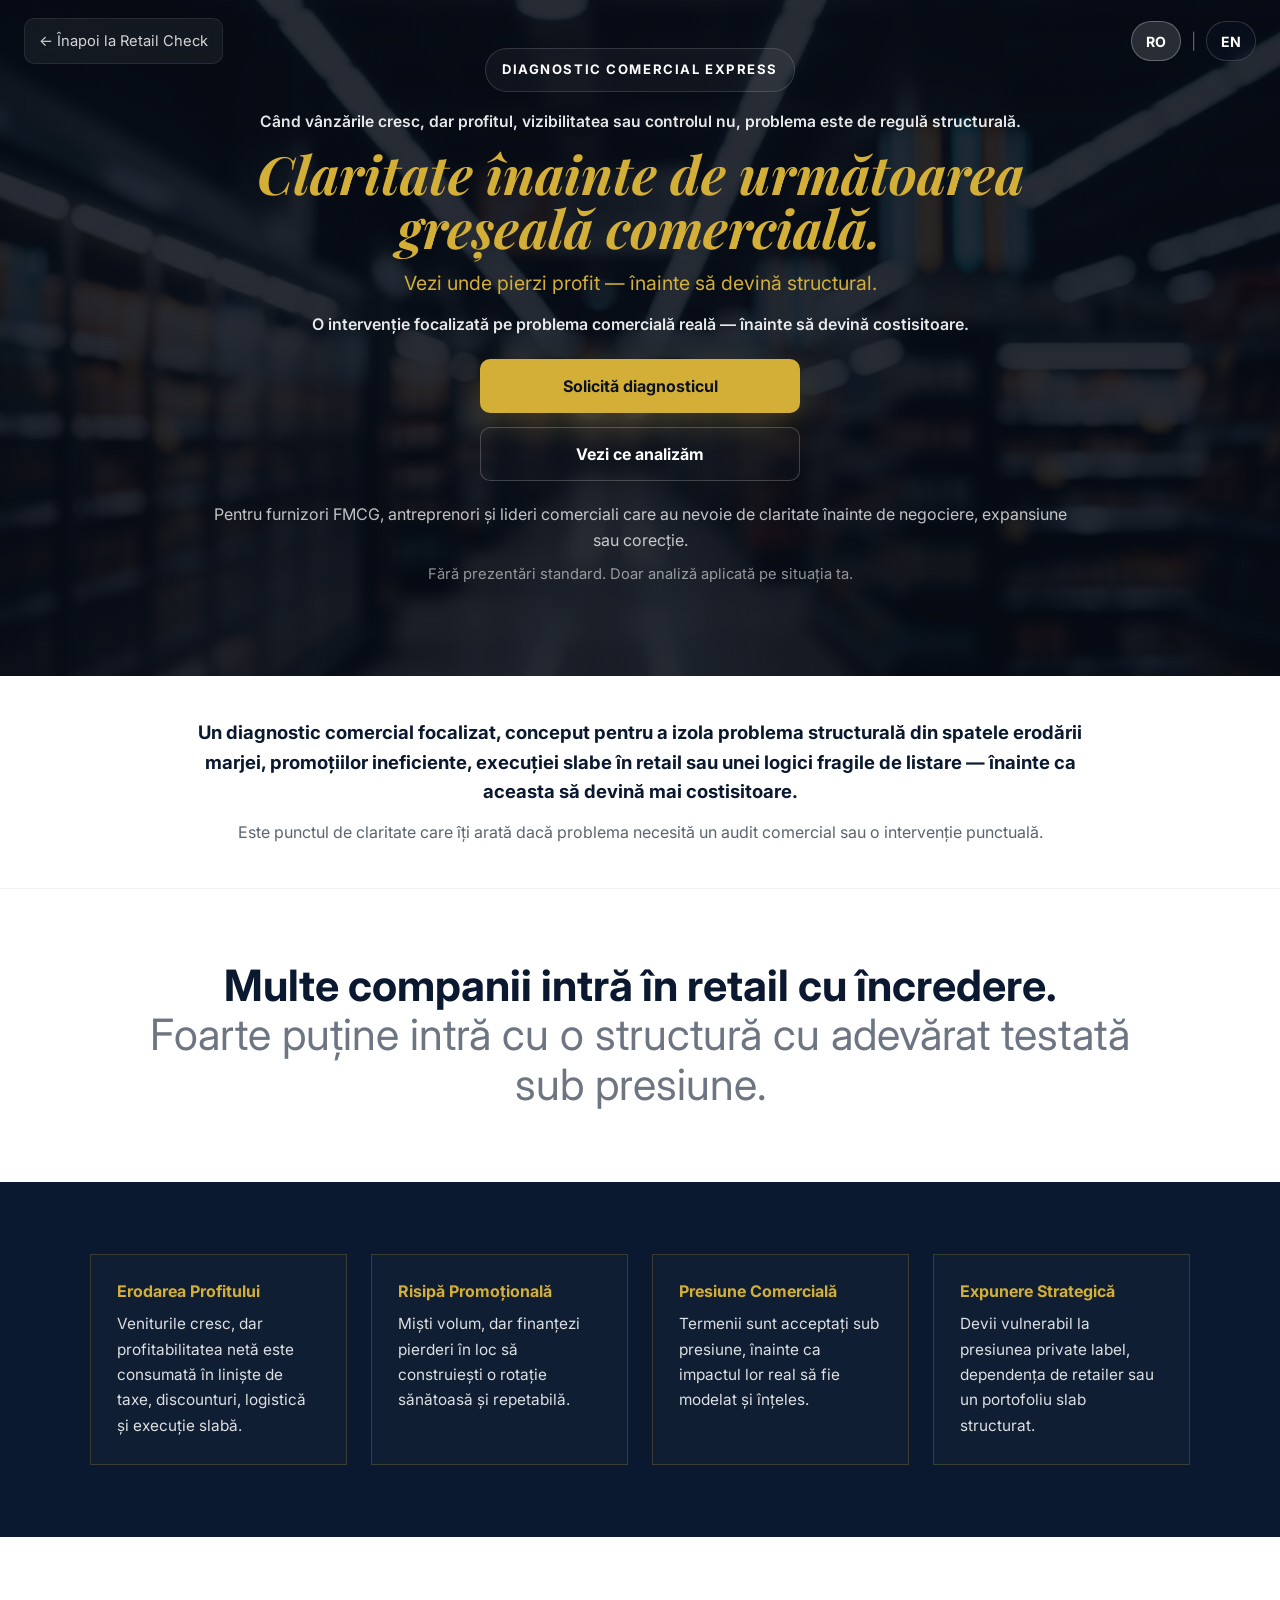
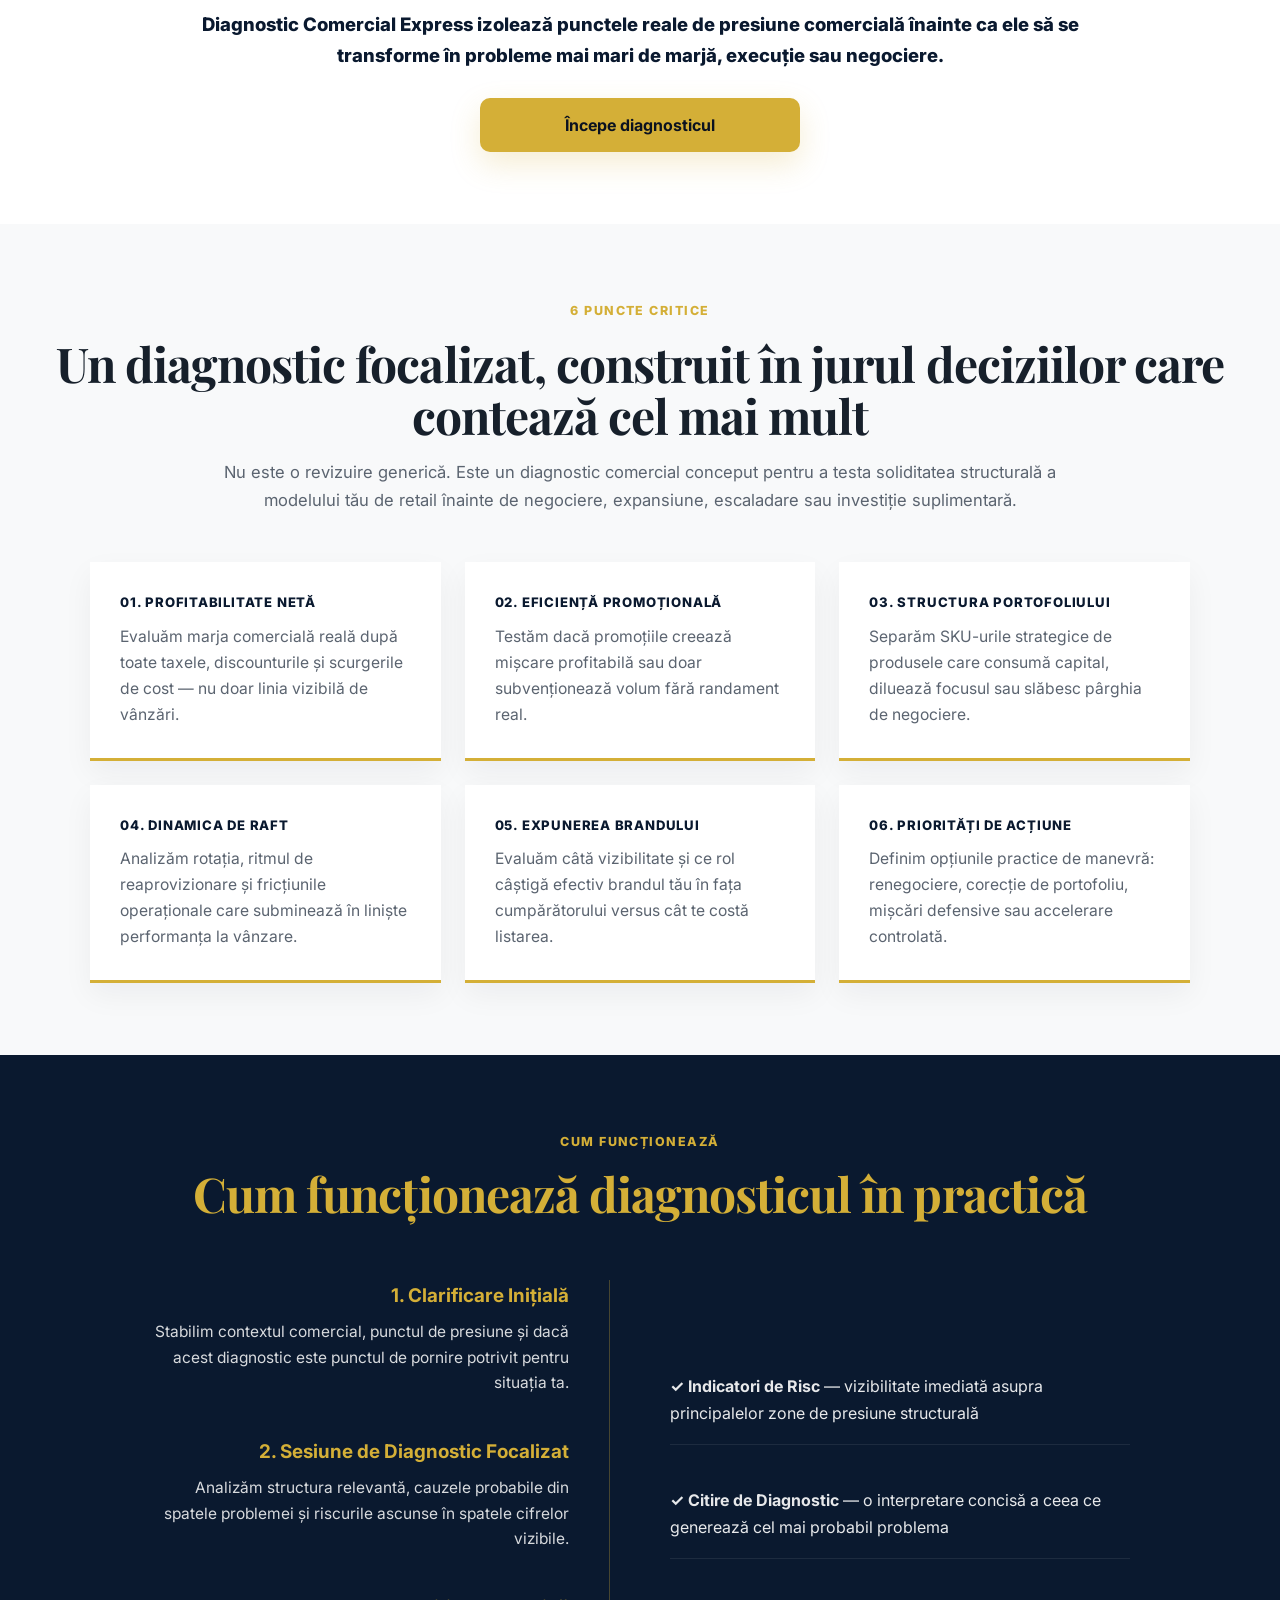
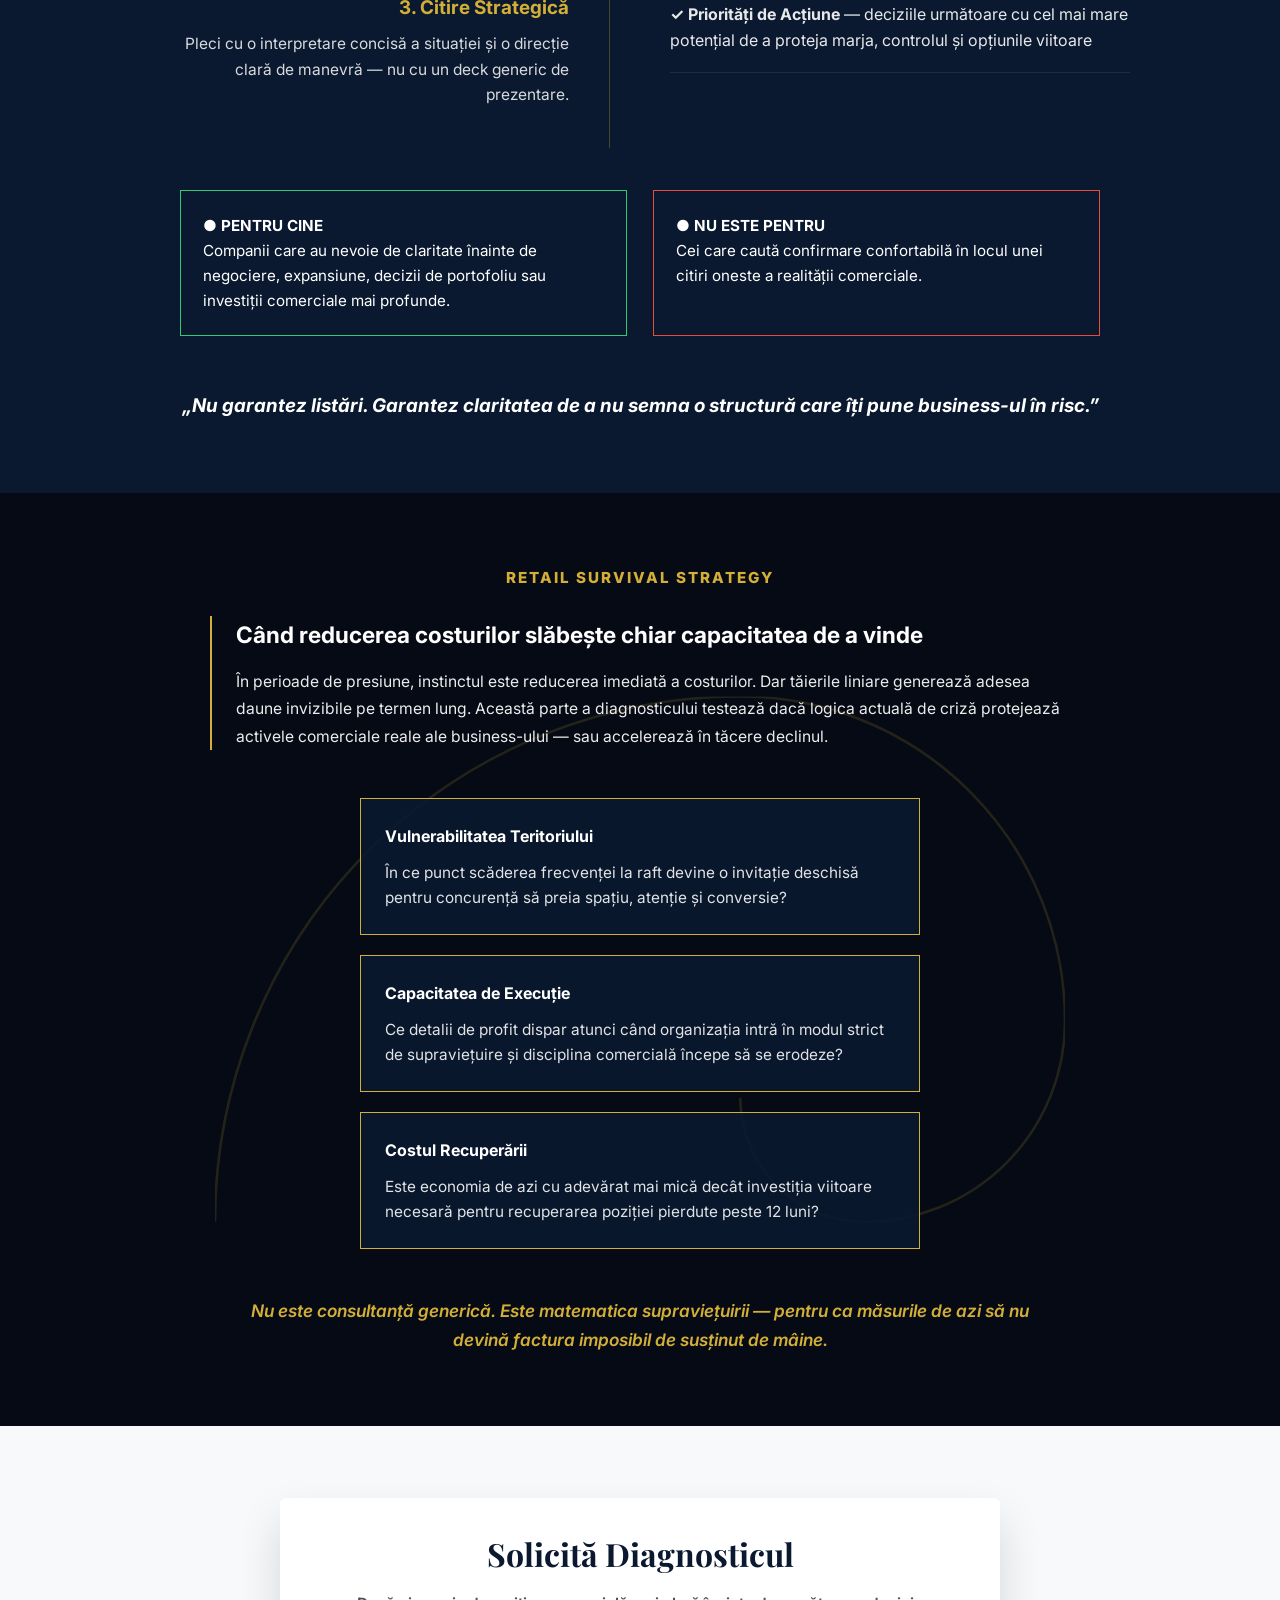
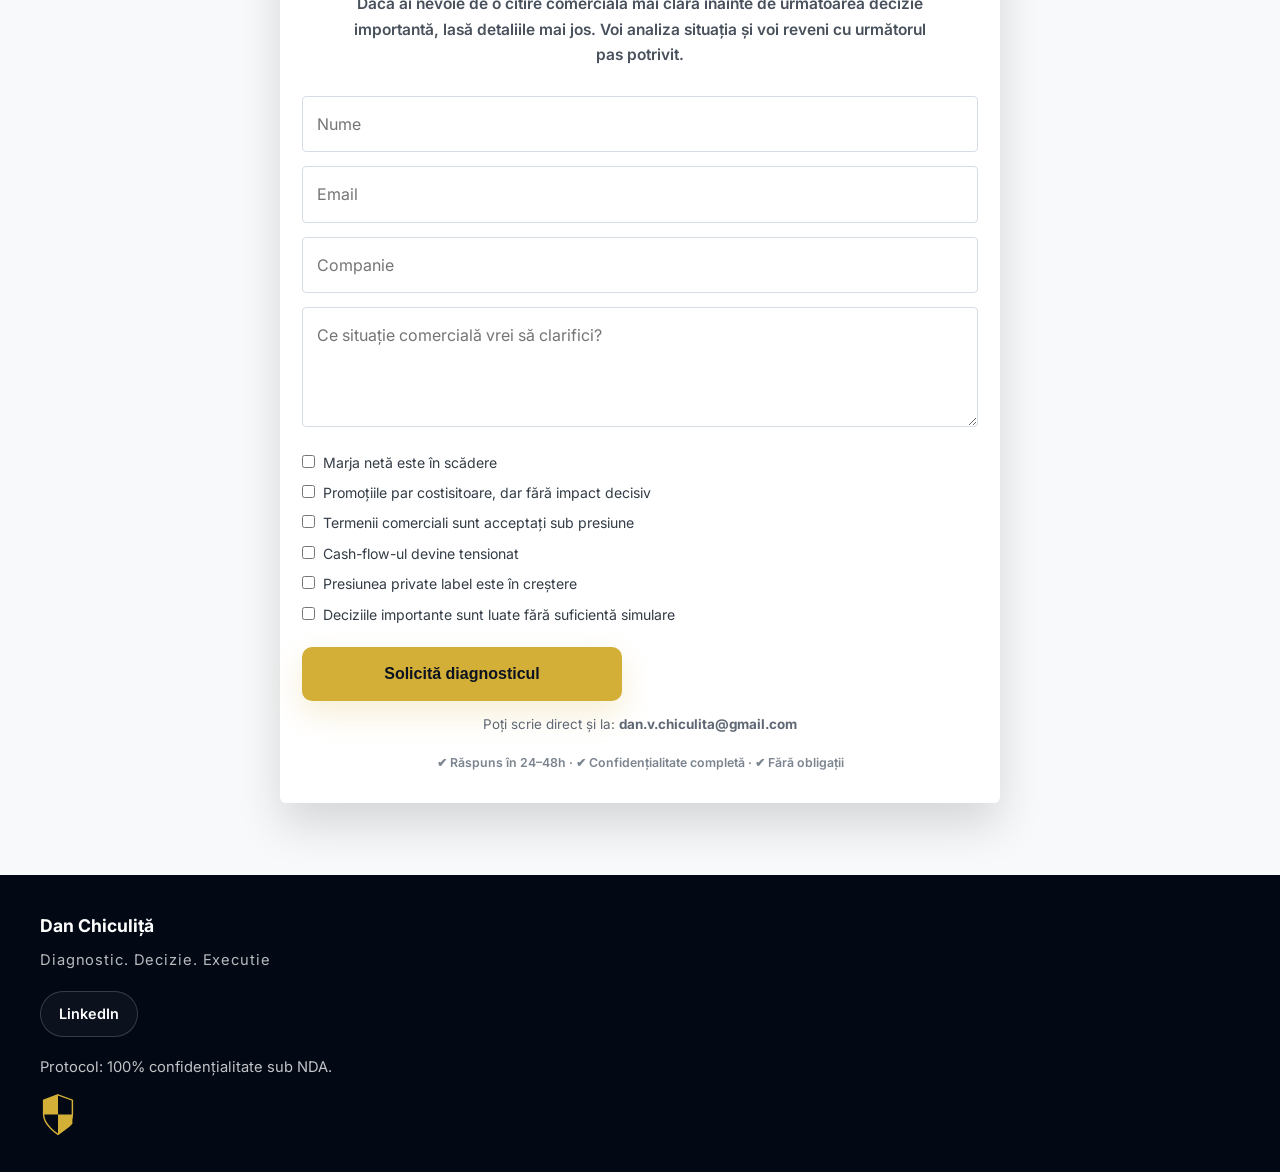
<file: index-ro.html>
<!DOCTYPE html>
<html lang="en">
<head>
  <meta charset="UTF-8" />
  <meta name="viewport" content="width=device-width, initial-scale=1.0" />
  <title>Commercial Express Diagnostic | Dan Chiculiță</title>

  <link href="https://fonts.googleapis.com/css2?family=Playfair+Display:ital,wght@0,700;0,900;1,700&family=Inter:wght@300;400;600;700;800&display=swap" rel="stylesheet">

  <style>
    :root {
      --bg-dark: #050a14;
      --navy-deep: #0a192f;
      --navy-soft: #10233f;
      --accent-gold: #d4af37;
      --pearl-white: #f8f9fa;
      --text-gray: #5b6470;
      --text-dark: #17202b;
      --line-soft: rgba(212,175,55,0.22);
      --shadow: 0 22px 46px rgba(0,0,0,0.14);
    }

    * {
      margin: 0;
      padding: 0;
      box-sizing: border-box;
    }

    html {
      scroll-behavior: smooth;
    }

    body {
      font-family: 'Inter', sans-serif;
      background-color: var(--pearl-white);
      color: var(--text-dark);
      line-height: 1.65;
      overflow-x: hidden;
    }

    a {
      text-decoration: none;
      color: inherit;
    }

    .container {
      width: min(1180px, calc(100% - 40px));
      margin: 0 auto;
    }

    .section-title {
      font-family: 'Playfair Display', serif;
      font-size: clamp(2rem, 4vw, 3rem);
      line-height: 1.08;
      letter-spacing: -0.02em;
      margin-bottom: 18px;
    }

    .section-lead {
      font-size: 1.04rem;
      color: var(--text-gray);
      max-width: 860px;
      margin: 0 auto;
    }

    .eyebrow {
      display: inline-block;
      font-size: 0.78rem;
      font-weight: 800;
      letter-spacing: 0.12em;
      text-transform: uppercase;
      color: var(--accent-gold);
      margin-bottom: 16px;
    }

  /* HEADER */
header {
  position: absolute;
  top: 0;
  left: 0;
  width: 100%;
  z-index: 30;
}

.header-inner {
  width: 100%;
  margin: 0;
  padding: 18px 24px 10px;
  display: flex;
  justify-content: space-between;
  align-items: center;
  gap: 20px;
}

.back-link {
  display: inline-flex;
  align-items: center;
  gap: 6px;
  font-size: 0.92rem;
  color: rgba(255,255,255,0.82);
  padding: 10px 14px;
  border-radius: 10px;
  background: rgba(255,255,255,0.06);
  border: 1px solid rgba(255,255,255,0.08);
  backdrop-filter: blur(6px);
  transition: all 0.2s ease;
}

.back-link:hover {
  background: rgba(255,255,255,0.10);
  border-color: rgba(212,175,55,0.35);
}

.lang-switch {
  display: flex;
  align-items: center;
  gap: 10px;
}

.lang-switch span {
  color: rgba(255,255,255,0.35);
}

.lang-switch a {
  display: inline-flex;
  align-items: center;
  justify-content: center;
  min-width: 44px;
  height: 40px;
  padding: 0 14px;
  border-radius: 999px;
  border: 1px solid rgba(255,255,255,0.16);
  background: rgba(15,23,42,0.34);
  color: #ffffff;
  font-size: 0.88rem;
  font-weight: 700;
  transition: all 0.25s ease;
  backdrop-filter: blur(8px);
}

.lang-switch a:hover {
  background: rgba(255,255,255,0.10);
  transform: translateY(-1px);
}

.lang-switch a.active {
  background: rgba(255,255,255,0.14);
  border-color: rgba(255,255,255,0.28);
  pointer-events: none;
}

    /* HERO */
    #hero-section {
      background:
        linear-gradient(rgba(5,10,20,0.86), rgba(5,10,20,0.86)),
        url('supermarket.jpg') center center / cover no-repeat;
      color: white;
      text-align: center;
      padding: 48px 20px 90px;
    }

    .hero-inner {
      max-width: 900px;
      margin: 0 auto;
      padding: 0 24px;
      text-align: center;
    }

    .hero-label {
      display: inline-flex;
      align-items: center;
      justify-content: center;
      padding: 12px 20px;
      border-radius: 999px;
      border: 1px solid rgba(255,255,255,0.14);
      background: rgba(255,255,255,0.04);
      font-size: 0.92rem;
      letter-spacing: 0.12em;
      text-transform: uppercase;
      margin-bottom: 20px;
      color: #ffffff;
      font-weight: 700;
    }

    .hero-kicker {
      font-size: 1.08rem;
      line-height: 1.5;
      margin-bottom: 18px;
      color: rgba(255,255,255,0.9);
      font-weight: 600;
    }

    .hero-quote {
      font-family: 'Playfair Display', serif;
      font-size: clamp(2.8rem, 5vw, 4.4rem);
      line-height: 1.02;
      font-style: italic;
      color: var(--accent-gold);
      margin-bottom: 20px;
    }

    .hero-subheadline {
      font-size: 1.5rem;
      line-height: 1.32;
      color: var(--accent-gold);
      margin-bottom: 18px;
    }

    .hero-subtitle {
      max-width: 820px;
      margin: 0 auto 28px;
      font-size: 1.12rem;
      line-height: 1.65;
      color: rgba(255,255,255,0.9);
      font-weight: 600;
    }

    .hero-cta {
      display: flex;
      justify-content: center;
      align-items: stretch;
      gap: 14px;
      flex-wrap: wrap;
      margin-bottom: 20px;
    }

    .btn-primary,
    .btn-secondary {
      display: inline-flex;
      align-items: center;
      justify-content: center;
      min-height: 54px;
      padding: 0 26px;
      border-radius: 10px;
      font-weight: 700;
      font-size: 1rem;
      transition: all 0.2s ease;
      border: none;
      cursor: pointer;
    }

    .btn-primary {
      background: var(--accent-gold);
      color: #0b1220;
      box-shadow: 0 12px 30px rgba(212,175,55,0.22);
    }

    .btn-primary:hover {
      background: #e1bc45;
      transform: translateY(-2px);
      box-shadow: 0 18px 34px rgba(212,175,55,0.28);
    }

    .btn-secondary {
      border: 1px solid rgba(255,255,255,0.2);
      color: white;
      background: rgba(255,255,255,0.02);
    }

    .btn-secondary:hover {
      background: rgba(255,255,255,0.06);
      transform: translateY(-2px);
    }

    .hero-note {
      font-size: 1rem;
      color: rgba(255,255,255,0.75);
      max-width: 920px;
      margin: 0 auto 8px;
    }

    .hero-proof {
      font-size: 0.92rem;
      color: rgba(255,255,255,0.55);
      max-width: 760px;
      margin: 0 auto;
    }

    /* PROMISE */
    .promise-strip {
      padding: 58px 20px;
      background: #ffffff;
      text-align: center;
      border-bottom: 1px solid rgba(10,25,47,0.06);
    }

    .promise-strip strong {
      display: block;
      font-size: 1.16rem;
      line-height: 1.6;
      color: var(--navy-deep);
      max-width: 900px;
      margin: 0 auto 12px;
    }

    .promise-strip p {
      font-size: 1rem;
      color: var(--text-gray);
      max-width: 860px;
      margin: 0 auto;
    }

    /* TRIPTYCH */
    .triptych {
      text-align: center;
    }

    .triptych-top,
    .triptych-bottom {
      background: white;
      padding: 78px 20px;
    }

    .triptych-top h2 {
      font-size: clamp(1.8rem, 4vw, 2.7rem);
      line-height: 1.15;
      color: var(--navy-deep);
      max-width: 980px;
      margin: 0 auto;
    }

    .triptych-top span {
      font-weight: 400;
      color: #6c7581;
    }

    .triptych-middle {
      background: var(--navy-deep);
      color: white;
      padding: 82px 20px;
    }

    .risk-grid {
      display: grid;
      grid-template-columns: repeat(4, minmax(0, 1fr));
      gap: 24px;
      max-width: 1100px;
      margin: 0 auto;
    }

    .risk-card {
      border: 1px solid var(--line-soft);
      padding: 26px;
      text-align: left;
      background: rgba(255,255,255,0.02);
      transition: 0.3s ease;
    }

    .risk-card:hover {
      border-color: var(--accent-gold);
      transform: translateY(-5px);
      box-shadow: 0 12px 26px rgba(212,175,55,0.14);
    }

    .risk-card h4 {
      color: var(--accent-gold);
      margin-bottom: 10px;
      font-size: 1rem;
      line-height: 1.3;
    }

    .risk-card p {
      color: rgba(255,255,255,0.86);
      font-size: 0.96rem;
    }

    .triptych-bottom p {
      font-size: 1.16rem;
      font-weight: 800;
      margin-bottom: 28px;
      color: var(--navy-deep);
      max-width: 960px;
      margin-left: auto;
      margin-right: auto;
    }

    /* CRITICAL POINTS */
    #critical-points {
      padding: 110px 20px;
      background: var(--pearl-white);
      text-align: center;
    }

    .points-grid {
      display: grid;
      grid-template-columns: repeat(3, minmax(0, 1fr));
      gap: 24px;
      max-width: 1100px;
      margin: 48px auto 0;
    }

    .point-box {
      background: white;
      padding: 30px;
      border-bottom: 3px solid var(--accent-gold);
      text-align: left;
      box-shadow: 0 12px 28px rgba(16,24,40,0.05);
    }

    .point-box h4 {
      color: var(--navy-deep);
      font-weight: 800;
      font-size: 0.82rem;
      text-transform: uppercase;
      letter-spacing: 0.06em;
      margin-bottom: 10px;
    }

    .point-box p {
      color: var(--text-gray);
      font-size: 0.98rem;
    }

    /* ROADMAP */
    #roadmap {
      padding: 110px 20px;
      background: var(--navy-deep);
      color: white;
    }

    .roadmap-head {
      text-align: center;
      margin-bottom: 60px;
    }

    .roadmap-head .section-title {
      color: var(--accent-gold);
    }

    .roadmap-wrap {
      max-width: 980px;
      margin: 0 auto;
      display: grid;
      grid-template-columns: 1fr 1fr;
      gap: 60px;
    }

    .timeline {
      border-right: 1px solid rgba(212,175,55,0.3);
      padding-right: 40px;
      text-align: right;
    }

    .timeline-step {
      margin-bottom: 40px;
    }

    .timeline-step h3 {
      color: var(--accent-gold);
      font-size: 1.18rem;
      margin-bottom: 8px;
    }

    .timeline-step p {
      color: rgba(255,255,255,0.84);
      font-size: 0.97rem;
    }

    .deliverables {
      display: flex;
      flex-direction: column;
      justify-content: center;
      gap: 24px;
    }

    .deliverable-item {
      padding: 18px 0;
      border-bottom: 1px solid rgba(255,255,255,0.08);
      color: rgba(255,255,255,0.9);
    }

    .qualification-grid {
      max-width: 920px;
      margin: 42px auto 0;
      display: grid;
      grid-template-columns: 1fr 1fr;
      gap: 26px;
    }

    .qualification-box {
      padding: 22px;
      font-size: 0.95rem;
    }

    .qualification-box.good {
      border: 1px solid #2ecc71;
    }

    .qualification-box.bad {
      border: 1px solid #e74c3c;
    }

    .roadmap-quote {
      text-align: center;
      margin-top: 54px;
      font-style: italic;
      font-weight: 700;
      font-size: 1.18rem;
      color: white;
      max-width: 920px;
      margin-left: auto;
      margin-right: auto;
    }

    /* SURVIVAL */
    #survival-strategy {
      padding: 120px 20px;
      background: var(--bg-dark);
      color: white;
      position: relative;
      text-align: center;
    }

    .spiral-bg {
      position: absolute;
      top: 50%;
      left: 50%;
      transform: translate(-50%, -50%);
      width: 850px;
      max-width: 90%;
      opacity: 0.15;
      pointer-events: none;
    }

    .survival-inner {
      position: relative;
      z-index: 10;
      max-width: 860px;
      margin: 0 auto;
    }

    .survival-title {
      color: var(--accent-gold);
      margin-bottom: 26px;
      letter-spacing: 0.13em;
      text-transform: uppercase;
      font-size: 0.95rem;
      font-weight: 800;
    }

    .survival-intro {
      margin-bottom: 48px;
      text-align: left;
      border-left: 2px solid var(--accent-gold);
      padding-left: 24px;
    }

    .survival-intro h3 {
      margin-bottom: 14px;
      font-size: 1.42rem;
    }

    .survival-intro p {
      font-size: 0.98rem;
      opacity: 0.92;
      line-height: 1.75;
    }

    .survival-boxes {
      display: flex;
      flex-direction: column;
      gap: 20px;
      align-items: center;
    }

    .survival-box {
      border: 1px solid var(--accent-gold);
      padding: 24px;
      background: rgba(10,25,47,0.9);
      width: 100%;
      max-width: 560px;
      text-align: left;
    }

    .survival-box strong {
      display: block;
      margin-bottom: 10px;
      color: white;
    }

    .survival-box p {
      color: rgba(255,255,255,0.88);
      font-size: 0.96rem;
    }

    .survival-close {
      margin-top: 48px;
      font-size: 1.08rem;
      font-weight: 600;
      font-style: italic;
      color: var(--accent-gold);
      max-width: 780px;
      margin-left: auto;
      margin-right: auto;
    }

    /* CONTACT */
    #contact {
      padding: 110px 20px;
      text-align: center;
      background: var(--pearl-white);
    }

    .form-container {
      max-width: 720px;
      margin: 0 auto;
      background: white;
      padding: 44px;
      border-radius: 6px;
      box-shadow: var(--shadow);
      text-align: left;
    }

    .form-header {
      text-align: center;
      margin-bottom: 28px;
    }

    .form-header h2 {
      font-family: 'Playfair Display', serif;
      margin-bottom: 10px;
      font-size: 2rem;
      color: var(--navy-deep);
    }

    .form-header p {
      font-size: 0.97rem;
      line-height: 1.65;
      color: #48515c;
      font-weight: 600;
      max-width: 580px;
      margin: 0 auto;
    }

    .form-grid {
      display: grid;
      grid-template-columns: 1fr 1fr;
      gap: 14px;
      margin-bottom: 16px;
    }

    .full-width {
      grid-column: 1 / -1;
    }

    input, textarea, select {
      width: 100%;
      padding: 14px 14px;
      border: 1px solid #d7dde4;
      border-radius: 4px;
      font: inherit;
      color: var(--text-dark);
      background: #fff;
    }

    textarea {
      min-height: 120px;
      resize: vertical;
    }

    input:focus, textarea:focus, select:focus {
      outline: none;
      border-color: var(--accent-gold);
      box-shadow: 0 0 0 4px rgba(212,175,55,0.12);
    }

    .checklist {
      display: grid;
      grid-template-columns: 1fr 1fr;
      gap: 10px 16px;
      font-size: 0.88rem;
      margin: 18px 0 22px;
      color: #343d47;
    }

    .checklist label {
      display: flex;
      align-items: flex-start;
      gap: 8px;
      line-height: 1.45;
    }

    .checklist input[type="checkbox"] {
      width: auto;
      margin-top: 2px;
    }

    .form-footer {
      margin-top: 18px;
      font-size: 0.77rem;
      color: #7b848f;
      text-align: center;
      font-weight: 600;
    }

    .micro-note {
      margin-top: 12px;
      text-align: center;
      font-size: 0.84rem;
      color: #5f6874;
    }

    /* FOOTER */
    footer {
      background: #020814;
      padding: 36px 24px;
    }

    .footer-inner {
      max-width: 1200px;
      margin: 0 auto;
      display: flex;
      justify-content: space-between;
      align-items: center;
      gap: 24px;
      flex-wrap: wrap;
    }

    .footer-left,
    .footer-social,
    .footer-right {
      display: flex;
      flex-direction: column;
      gap: 8px;
    }

    .footer-left strong {
      font-size: 1.1rem;
      color: #ffffff;
    }

    .footer-left span {
      font-size: 0.92rem;
      color: rgba(255,255,255,0.72);
      letter-spacing: 0.06em;
    }

    .footer-social {
      align-items: center;
    }

    .footer-social a {
      display: inline-flex;
      align-items: center;
      justify-content: center;
      padding: 10px 18px;
      border: 1px solid rgba(255,255,255,0.18);
      border-radius: 999px;
      color: #ffffff;
      text-decoration: none;
      font-weight: 600;
      font-size: 0.9rem;
      transition: all 0.25s ease;
      background: rgba(255,255,255,0.04);
    }

    .footer-social a:hover {
      border-color: rgba(212,175,55,0.65);
      color: #d4af37;
      background: rgba(212,175,55,0.08);
    }

    .footer-right {
      align-items: flex-end;
    }

    .footer-right p {
      margin: 0;
      color: rgba(255,255,255,0.76);
      font-size: 0.92rem;
    }

    .shield-svg {
      width: 36px;
      height: auto;
      margin-top: 6px;
    }

    /* POPUP */
    #exitPopup {
      display: none;
      position: fixed;
      inset: 0;
      background: rgba(0,0,0,0.76);
      z-index: 9999;
      justify-content: center;
      align-items: center;
      padding: 20px;
    }

    .popup-box {
      background: white;
      width: min(560px, 100%);
      border-radius: 6px;
      padding: 38px 34px 30px;
      text-align: center;
      position: relative;
      box-shadow: 0 28px 70px rgba(0,0,0,0.28);
    }

    .popup-close {
      position: absolute;
      top: 12px;
      right: 16px;
      font-size: 24px;
      font-weight: 700;
      color: #333;
      cursor: pointer;
      line-height: 1;
    }

    .popup-box h3 {
      font-family: 'Playfair Display', serif;
      font-size: 1.9rem;
      line-height: 1.15;
      color: var(--navy-deep);
      margin-bottom: 14px;
    }

    .popup-box p {
      color: #4f5863;
      margin-bottom: 12px;
    }

    .popup-strong {
      font-weight: 700;
      color: var(--text-dark);
      margin-bottom: 22px;
    }

    /* RESPONSIVE */
    @media (max-width: 980px) {
      .risk-grid,
      .points-grid {
        grid-template-columns: 1fr;
      }

      .roadmap-wrap,
      .qualification-grid {
        grid-template-columns: 1fr;
      }

      .timeline {
        border-right: none;
        border-bottom: 1px solid rgba(212,175,55,0.3);
        padding-right: 0;
        padding-bottom: 30px;
        text-align: left;
      }
    }

   @media (max-width: 768px) {
  .header-inner {
    padding: 14px 18px;
  }

  .back-link {
    font-size: 0.84rem;
    padding: 8px 12px;
  }

  .lang-switch {
    gap: 8px;
  }

  .lang-switch a {
    min-width: 40px;
    height: 36px;
    padding: 0 12px;
    font-size: 0.8rem;
  }

  #hero-section {
    padding: 92px 18px 64px;
  }
}

      .hero-inner {
        padding: 0 18px;
      }

      .hero-label {
        font-size: 0.82rem;
        padding: 10px 16px;
        margin-bottom: 18px;
      }

      .hero-kicker {
        font-size: 0.98rem;
        margin-bottom: 14px;
      }

      .hero-quote {
        font-size: clamp(2.2rem, 9vw, 3.3rem);
        margin-bottom: 16px;
      }

      .hero-subheadline {
        font-size: 1.22rem;
        margin-bottom: 14px;
      }

      .hero-subtitle {
        font-size: 1rem;
        margin-bottom: 22px;
      }

      .hero-cta {
        flex-direction: column;
        align-items: center;
      }

      .btn-primary,
      .btn-secondary {
        width: 100%;
        max-width: 320px;
      }

      .form-grid,
      .checklist {
        grid-template-columns: 1fr;
      }

      .form-container {
        padding: 30px 22px;
      }

      .footer-inner {
        flex-direction: column;
        align-items: flex-start;
        gap: 18px;
      }

      .footer-social,
      .footer-right {
        align-items: flex-start;
      }

      .triptych-top,
      .triptych-middle,
      .triptych-bottom,
      #critical-points,
      #roadmap,
      #survival-strategy,
      #contact {
        padding-top: 72px;
        padding-bottom: 72px;
      }

      .promise-strip {
        padding-top: 42px;
        padding-bottom: 42px;
      }
    }
  </style>
</head>
<body>

<header>
  <div class="header-inner">

    <a href="https://danvchiculita.github.io/retail-check/index-ro.html" class="back-link">
      ← Înapoi la Retail Check
    </a>

    <div class="lang-switch">
      <a href="https://danvchiculita.github.io/retail-diagnostic-comercial/index-ro.html" class="active">RO</a>
      <span>|</span>
      <a href="https://danvchiculita.github.io/retail-diagnostic-comercial/">EN</a>
    </div>

  </div>
</header>

<section id="hero-section">
  <div class="hero-inner">

    <div class="eyebrow hero-label">DIAGNOSTIC COMERCIAL EXPRESS</div>

    <p class="hero-kicker">
      Când vânzările cresc, dar profitul, vizibilitatea sau controlul nu, problema este de regulă structurală.
    </p>

    <h1 class="hero-quote">
      Claritate înainte de următoarea greșeală comercială.
    </h1>

    <p class="hero-subheadline">
      Vezi unde pierzi profit — înainte să devină structural.
    </p>

    <p class="hero-subtitle">
      O intervenție focalizată pe problema comercială reală — înainte să devină costisitoare.
    </p>

    <div class="hero-cta">
      <a href="#contact" class="btn btn-primary">Solicită diagnosticul</a>
      <a href="#critical-points" class="btn btn-secondary">Vezi ce analizăm</a>
    </div>

    <p class="hero-note">
      Pentru furnizori FMCG, antreprenori și lideri comerciali care au nevoie de claritate înainte de negociere, expansiune sau corecție.
    </p>

    <p class="hero-proof">
      Fără prezentări standard. Doar analiză aplicată pe situația ta.
    </p>

  </div>
</section>
 <section class="promise-strip">
    <div class="container">
      <strong>
        Un diagnostic comercial focalizat, conceput pentru a izola problema structurală din spatele erodării marjei, promoțiilor ineficiente, execuției slabe în retail sau unei logici fragile de listare — înainte ca aceasta să devină mai costisitoare.
      </strong>
      <p>
        Este punctul de claritate care îți arată dacă problema necesită un audit comercial sau o intervenție punctuală.
      </p>
    </div>
  </section>
  
  <section class="triptych">
    <div class="triptych-top">
      <h2>
        Multe companii intră în retail cu încredere.<br>
        <span>Foarte puține intră cu o structură cu adevărat testată sub presiune.</span>
      </h2>
    </div>

    <div class="triptych-middle">
      <div class="risk-grid">
        <div class="risk-card">
          <h4>Erodarea Profitului</h4>
          <p>Veniturile cresc, dar profitabilitatea netă este consumată în liniște de taxe, discounturi, logistică și execuție slabă.</p>
        </div>
        <div class="risk-card">
          <h4>Risipă Promoțională</h4>
          <p>Miști volum, dar finanțezi pierderi în loc să construiești o rotație sănătoasă și repetabilă.</p>
        </div>
        <div class="risk-card">
          <h4>Presiune Comercială</h4>
          <p>Termenii sunt acceptați sub presiune, înainte ca impactul lor real să fie modelat și înțeles.</p>
        </div>
        <div class="risk-card">
          <h4>Expunere Strategică</h4>
          <p>Devii vulnerabil la presiunea private label, dependența de retailer sau un portofoliu slab structurat.</p>
        </div>
      </div>
    </div>

    <div class="triptych-bottom">
      <p>Diagnostic Comercial Express izolează punctele reale de presiune comercială înainte ca ele să se transforme în probleme mai mari de marjă, execuție sau negociere.</p>
      <a href="#contact" class="btn-primary">Începe diagnosticul</a>
    </div>
  </section>

  <section id="critical-points">
    <div class="container">
      <div class="eyebrow">6 Puncte Critice</div>
      <h2 class="section-title">Un diagnostic focalizat, construit în jurul deciziilor care contează cel mai mult</h2>
      <p class="section-lead">
        Nu este o revizuire generică. Este un diagnostic comercial conceput pentru a testa soliditatea structurală a modelului tău de retail înainte de negociere, expansiune, escaladare sau investiție suplimentară.
      </p>

      <div class="points-grid">
        <div class="point-box">
          <h4>01. Profitabilitate Netă</h4>
          <p>Evaluăm marja comercială reală după toate taxele, discounturile și scurgerile de cost — nu doar linia vizibilă de vânzări.</p>
        </div>
        <div class="point-box">
          <h4>02. Eficiență Promoțională</h4>
          <p>Testăm dacă promoțiile creează mișcare profitabilă sau doar subvenționează volum fără randament real.</p>
        </div>
        <div class="point-box">
          <h4>03. Structura Portofoliului</h4>
          <p>Separăm SKU-urile strategice de produsele care consumă capital, diluează focusul sau slăbesc pârghia de negociere.</p>
        </div>
        <div class="point-box">
          <h4>04. Dinamica de Raft</h4>
          <p>Analizăm rotația, ritmul de reaprovizionare și fricțiunile operaționale care subminează în liniște performanța la vânzare.</p>
        </div>
        <div class="point-box">
          <h4>05. Expunerea Brandului</h4>
          <p>Evaluăm câtă vizibilitate și ce rol câștigă efectiv brandul tău în fața cumpărătorului versus cât te costă listarea.</p>
        </div>
        <div class="point-box">
          <h4>06. Priorități de Acțiune</h4>
          <p>Definim opțiunile practice de manevră: renegociere, corecție de portofoliu, mișcări defensive sau accelerare controlată.</p>
        </div>
      </div>
    </div>
  </section>

  <section id="roadmap">
    <div class="container">
      <div class="roadmap-head">
        <div class="eyebrow">Cum Funcționează</div>
        <h2 class="section-title">Cum funcționează diagnosticul în practică</h2>
      </div>

      <div class="roadmap-wrap">
        <div class="timeline">
          <div class="timeline-step">
            <h3>1. Clarificare Inițială</h3>
            <p>Stabilim contextul comercial, punctul de presiune și dacă acest diagnostic este punctul de pornire potrivit pentru situația ta.</p>
          </div>
          <div class="timeline-step">
            <h3>2. Sesiune de Diagnostic Focalizat</h3>
            <p>Analizăm structura relevantă, cauzele probabile din spatele problemei și riscurile ascunse în spatele cifrelor vizibile.</p>
          </div>
          <div class="timeline-step">
            <h3>3. Citire Strategică</h3>
            <p>Pleci cu o interpretare concisă a situației și o direcție clară de manevră — nu cu un deck generic de prezentare.</p>
          </div>
        </div>

        <div class="deliverables">
          <div class="deliverable-item"><strong>✓ Indicatori de Risc</strong> — vizibilitate imediată asupra principalelor zone de presiune structurală</div>
          <div class="deliverable-item"><strong>✓ Citire de Diagnostic</strong> — o interpretare concisă a ceea ce generează cel mai probabil problema</div>
          <div class="deliverable-item"><strong>✓ Priorități de Acțiune</strong> — deciziile următoare cu cel mai mare potențial de a proteja marja, controlul și opțiunile viitoare</div>
        </div>
      </div>

      <div class="qualification-grid">
        <div class="qualification-box good">
          <strong>● PENTRU CINE</strong><br>
          Companii care au nevoie de claritate înainte de negociere, expansiune, decizii de portofoliu sau investiții comerciale mai profunde.
        </div>
        <div class="qualification-box bad">
          <strong>● NU ESTE PENTRU</strong><br>
          Cei care caută confirmare confortabilă în locul unei citiri oneste a realității comerciale.
        </div>
      </div>

      <p class="roadmap-quote">
        „Nu garantez listări. Garantez claritatea de a nu semna o structură care îți pune business-ul în risc.”
      </p>
    </div>
  </section>

  <section id="survival-strategy">
    <svg class="spiral-bg" viewBox="0 0 100 62" xmlns="http://www.w3.org/2000/svg">
      <path d="M0,61.8 A61.8,61.8 0 0,1 61.8,0 A38.2,38.2 0 0,1 100,38.2 A23.6,23.6 0 0,1 76.4,61.8 A14.6,14.6 0 0,1 61.8,47.2" fill="none" stroke="#d4af37" stroke-width="0.3"/>
    </svg>

    <div class="survival-inner">
      <div class="survival-title">Retail Survival Strategy</div>

      <div class="survival-intro">
        <h3>Când reducerea costurilor slăbește chiar capacitatea de a vinde</h3>
        <p>
          În perioade de presiune, instinctul este reducerea imediată a costurilor. Dar tăierile liniare generează adesea daune invizibile pe termen lung. Această parte a diagnosticului testează dacă logica actuală de criză protejează activele comerciale reale ale business-ului — sau accelerează în tăcere declinul.
        </p>
      </div>

      <div class="survival-boxes">
        <div class="survival-box">
          <strong>Vulnerabilitatea Teritoriului</strong>
          <p>În ce punct scăderea frecvenței la raft devine o invitație deschisă pentru concurență să preia spațiu, atenție și conversie?</p>
        </div>
        <div class="survival-box">
          <strong>Capacitatea de Execuție</strong>
          <p>Ce detalii de profit dispar atunci când organizația intră în modul strict de supraviețuire și disciplina comercială începe să se erodeze?</p>
        </div>
        <div class="survival-box">
          <strong>Costul Recuperării</strong>
          <p>Este economia de azi cu adevărat mai mică decât investiția viitoare necesară pentru recuperarea poziției pierdute peste 12 luni?</p>
        </div>
      </div>

      <p class="survival-close">
        Nu este consultanță generică. Este matematica supraviețuirii — pentru ca măsurile de azi să nu devină factura imposibil de susținut de mâine.
      </p>
    </div>
  </section>

  <section id="contact">
    <div class="form-container">
      <div class="form-header">
        <h2>Solicită Diagnosticul</h2>
        <p>
          Dacă ai nevoie de o citire comercială mai clară înainte de următoarea decizie importantă, lasă detaliile mai jos. Voi analiza situația și voi reveni cu următorul pas potrivit.
        </p>
      </div>

    <form action="https://formspree.io/f/meepnlpp" method="POST">
  <input type="hidden" name="_subject" value="Cerere nouă - Diagnostic Comercial Express">

        <div class="form-grid">
          <div>
            <input type="text" name="name" placeholder="Nume" required>
          </div>
          <div>
            <input type="email" name="email" placeholder="Email" required>
          </div>
          <div class="full-width">
            <input type="text" name="company" placeholder="Companie">
          </div>
          <div class="full-width">
            <textarea name="context" placeholder="Ce situație comercială vrei să clarifici?"></textarea>
          </div>
        </div>

        <div class="checklist">
          <label><input type="checkbox" name="issues[]" value="Scadere marja neta"> Marja netă este în scădere</label>
          <label><input type="checkbox" name="issues[]" value="Promotii ineficiente"> Promoțiile par costisitoare, dar fără impact decisiv</label>
          <label><input type="checkbox" name="issues[]" value="Presiune pe termeni comerciali"> Termenii comerciali sunt acceptați sub presiune</label>
          <label><input type="checkbox" name="issues[]" value="Blocaj cash flow"> Cash-flow-ul devine tensionat</label>
          <label><input type="checkbox" name="issues[]" value="Presiune private label"> Presiunea private label este în creștere</label>
          <label><input type="checkbox" name="issues[]" value="Lipsa simularii impactului"> Deciziile importante sunt luate fără suficientă simulare</label>
        </div>

        <button type="submit" class="btn-primary" style="width:100%;">Solicită diagnosticul</button>

        <p class="micro-note">Poți scrie direct și la: <strong>dan.v.chiculita@gmail.com</strong></p>
        <p class="form-footer">✔ Răspuns în 24–48h · ✔ Confidențialitate completă · ✔ Fără obligații</p>
      </form>
    </div>
  </section>

  
  <footer>
  <div class="footer-inner">
    <div class="footer-left">
      <strong>Dan Chiculiță</strong>
      <span>Diagnostic. Decizie. Executie</span>
    </div>

    <div class="footer-social">
      <a href="https://www.linkedin.com/in/danchiculita" target="_blank" rel="noopener">LinkedIn</a>
    </div>

    <div class="footer-right">
      <p>Protocol: 100% confidențialitate sub NDA.</p>
      <svg class="shield-svg" viewBox="0 0 100 120">
        <path d="M50,5 L90,20 L90,60 C90,90 50,115 50,115 C50,115 10,90 10,60 L10,20 Z" fill="none" stroke="#d4af37" stroke-width="4"/>
        <path d="M50,5 L50,60 L10,60 L10,20 Z" fill="#d4af37"/>
        <path d="M50,60 L90,60 L90,85 C82,98 50,115 50,115 Z" fill="#d4af37"/>
      </svg>
    </div>
  </div>
</footer>

  <div id="exitPopup">
    <div class="popup-box">
      <span class="popup-close" onclick="closePopup()">×</span>
      <h3>Înainte să pleci…</h3>
      <p>Majoritatea companiilor nu au mai întâi o problemă de vânzări.</p>
      <p>Au o problemă de vizibilitate, de marjă sau de decizie.</p>
      <p class="popup-strong">Un diagnostic focalizat poate arăta unde se rupe în realitate marja, vizibilitatea sau calitatea deciziei.</p>
      <a href="#contact" class="btn-primary">Solicită diagnosticul</a>
      <p style="margin-top:14px; font-size:12px; color:#7b848f;">Fără obligații. Confidențialitate completă.</p>
    </div>
  </div>

  <script>
    let popupShown = false;

    document.addEventListener("mouseout", function(e) {
      if (e.clientY < 10 && !popupShown) {
        const popup = document.getElementById("exitPopup");
        popup.style.display = "flex";
        popupShown = true;
      }
    });

    function closePopup() {
      document.getElementById("exitPopup").style.display = "none";
    }
  </script>
</body>
</html>
</file>
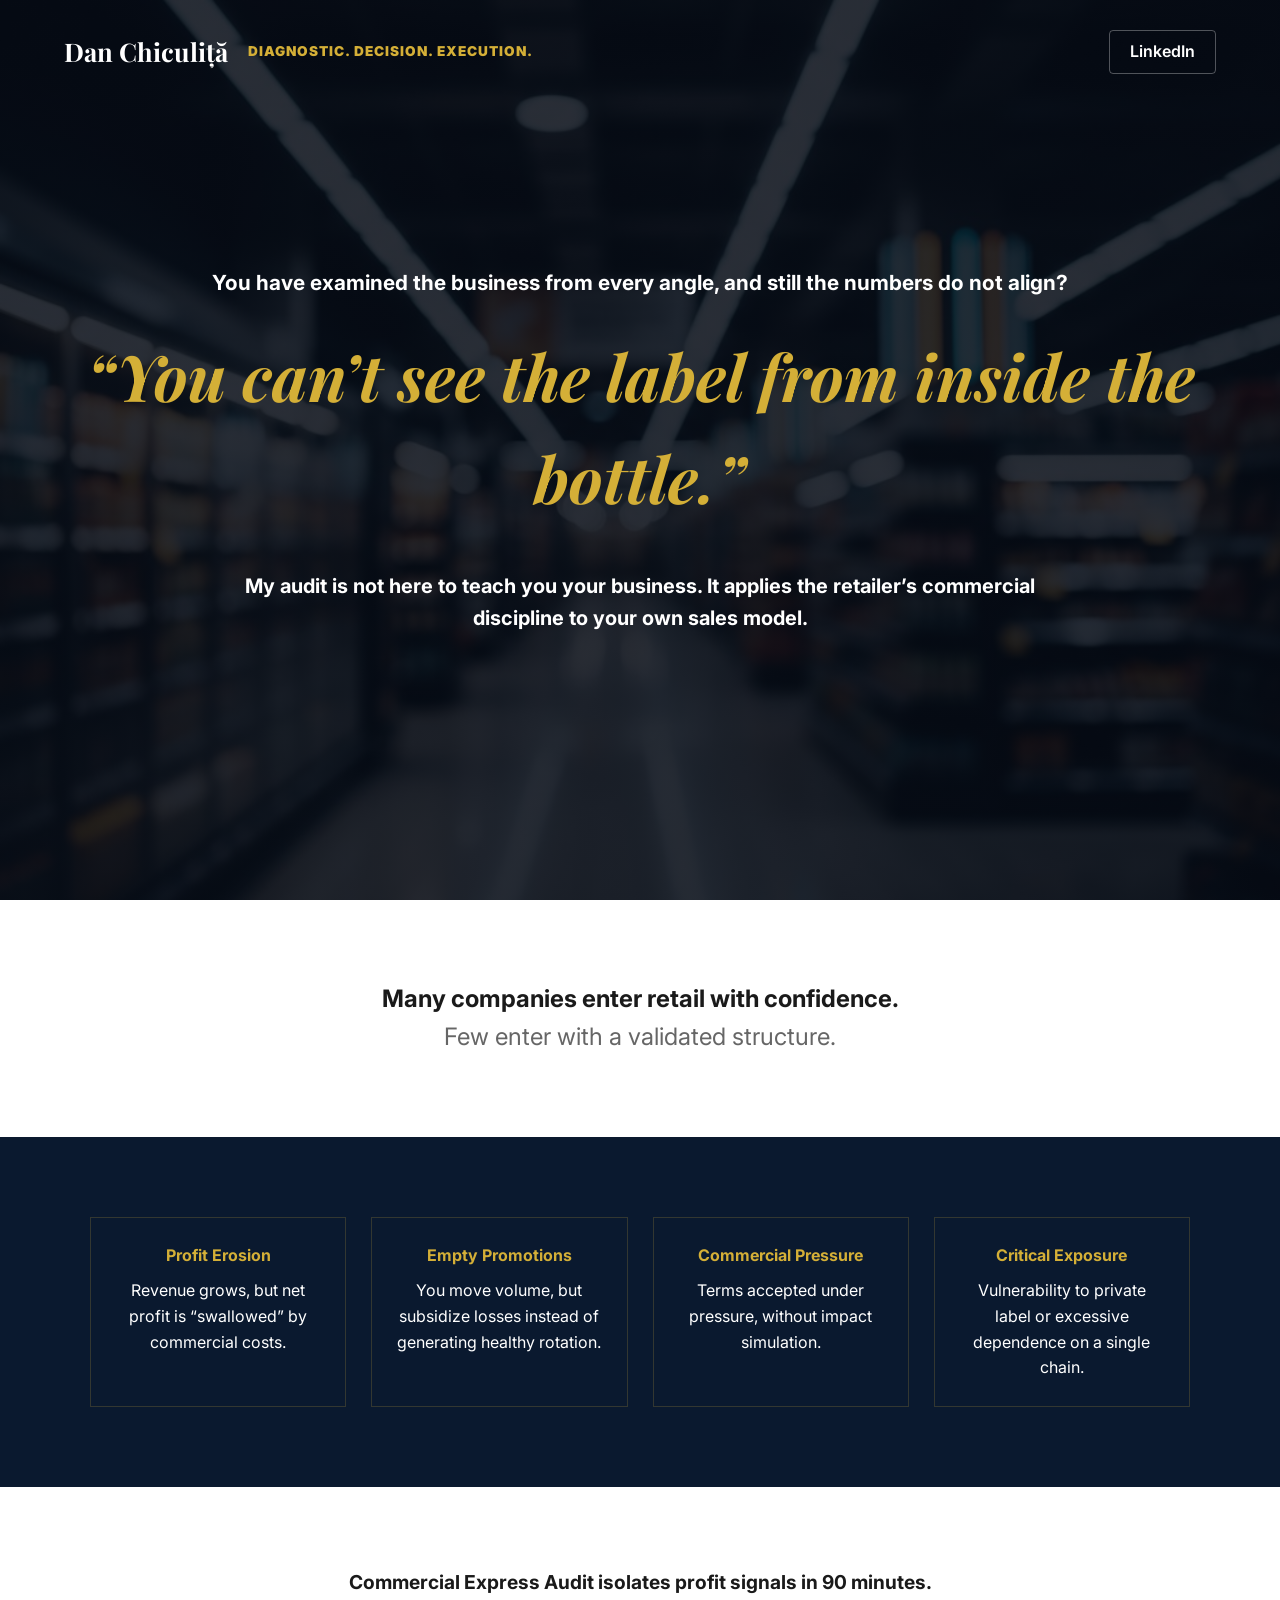
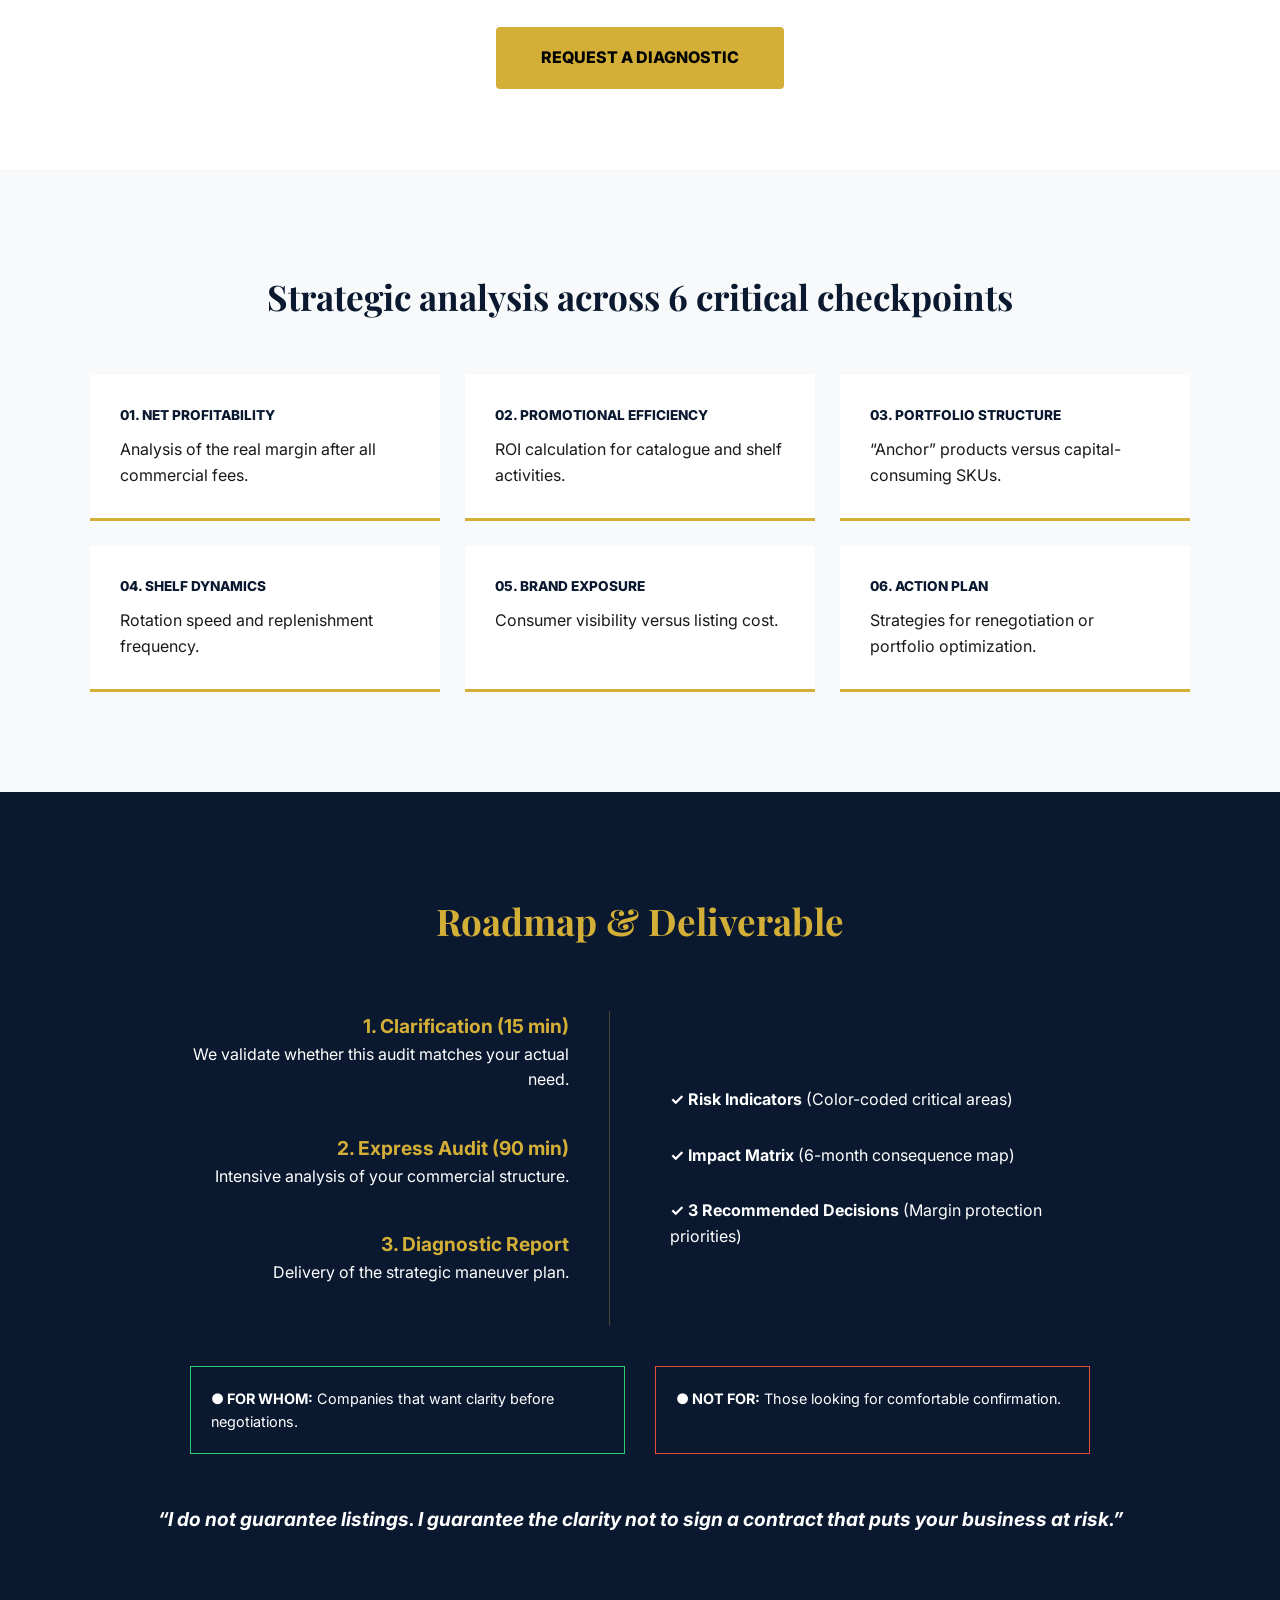
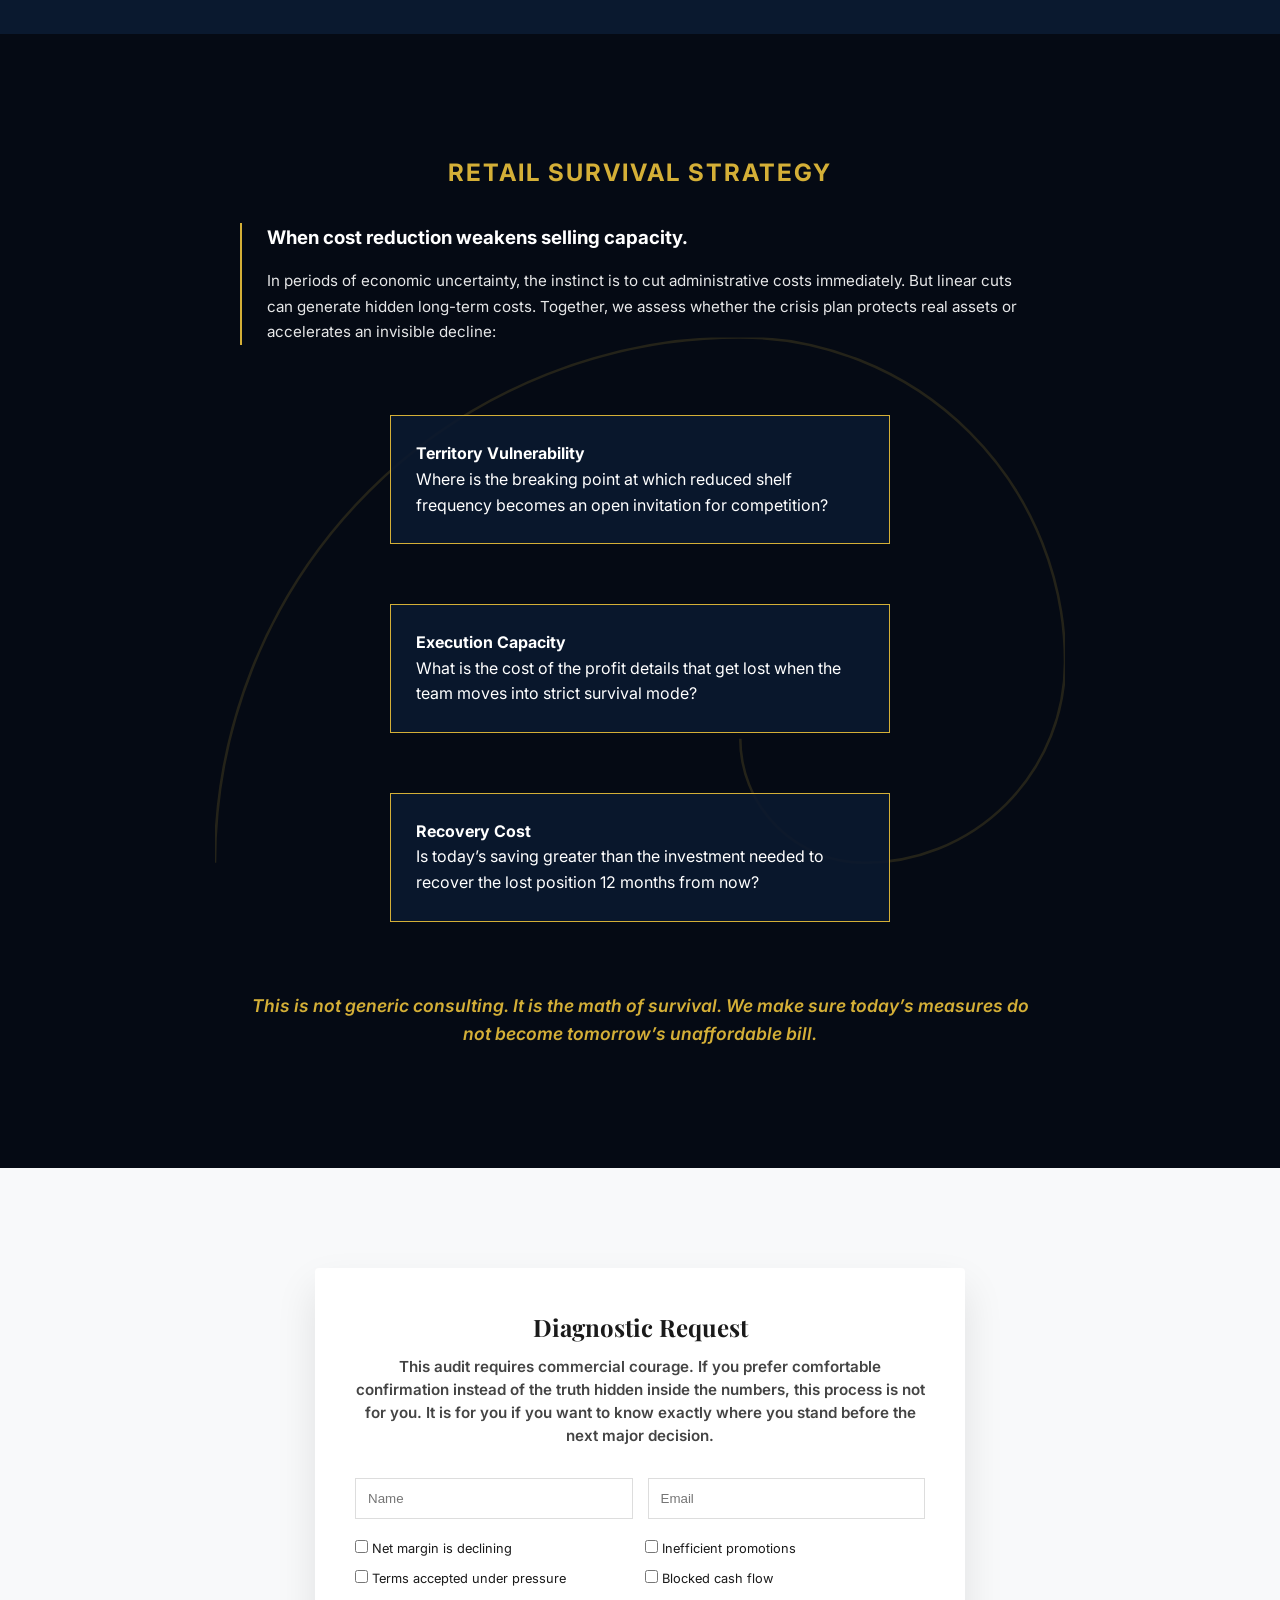
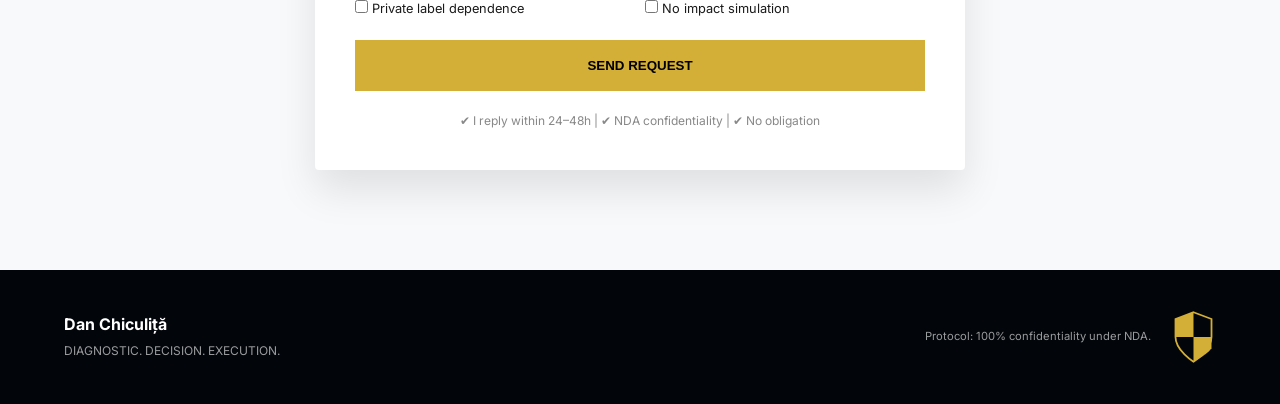
<file: index_en.html>
<!DOCTYPE html>
<html lang="en">
<head>
    <meta charset="UTF-8">
    <meta name="viewport" content="width=device-width, initial-scale=1.0">
    <title>Dan Chiculiță | Retail Audit & Strategy</title>
    <link href="https://fonts.googleapis.com/css2?family=Playfair+Display:ital,wght@0,700;0,900;1,700&family=Inter:wght@300;400;600;800&display=swap" rel="stylesheet">
    <style>
        :root { 
            --bg-dark: #050a14; 
            --navy-deep: #0a192f; 
            --accent-gold: #d4af37; 
            --pearl-white: #f8f9fa; 
            --text-gray: #555;
        }
        
        * { margin: 0; padding: 0; box-sizing: border-box; }
        body { font-family: 'Inter', sans-serif; background-color: var(--pearl-white); color: #1a1a1a; line-height: 1.6; overflow-x: hidden; }

        header { position: absolute; width: 100%; top: 0; padding: 30px 5%; display: flex; justify-content: space-between; align-items: center; z-index: 100; }
        .brand-name { color: white; font-family: 'Playfair Display'; font-size: 1.6rem; text-decoration: none; font-weight: 700; }
        .logo-dde { color: var(--accent-gold); font-weight: 900; font-size: 0.85rem; margin-left: 20px; text-transform: uppercase; letter-spacing: 1px; }

        #hero-section { 
            height: 100vh; 
            background: linear-gradient(rgba(5,10,20,0.85), rgba(5,10,20,0.85)), url('supermarket.jpg') center/cover no-repeat; 
            display: flex; align-items: center; justify-content: center; text-align: center; color: white; padding: 0 5%; 
        }
        .hero-titles h1.quote { font-family: 'Playfair Display'; font-size: clamp(2.2rem, 5vw, 4rem); font-style: italic; color: var(--accent-gold); margin-bottom: 15px; }

        .zona-tripartita { text-align: center; }
        .bg-white { background: white; padding: 80px 5%; }
        .bg-navy { background: var(--navy-deep); color: white; padding: 80px 5%; }
        
        .grid-riscuri { display: grid; grid-template-columns: repeat(auto-fit, minmax(200px, 1fr)); gap: 25px; max-width: 1100px; margin: 0 auto; }
        .card-risc { border: 1px solid rgba(212,175,55,0.2); padding: 25px; transition: 0.3s; }
        .card-risc:hover { border-color: var(--accent-gold); transform: translateY(-5px); box-shadow: 0 10px 20px rgba(212,175,55,0.15); }
        .card-risc h4 { color: var(--accent-gold); margin-bottom: 10px; }

        #piloni { padding: 100px 5%; background: var(--pearl-white); text-align: center; }
        .piloni-grid { display: grid; grid-template-columns: repeat(3, 1fr); gap: 25px; max-width: 1100px; margin: 50px auto 0; }
        .pilon-box { background: white; padding: 30px; border-bottom: 3px solid var(--accent-gold); text-align: left; }
        .pilon-box h4 { color: var(--navy-deep); font-weight: 800; font-size: 0.85rem; text-transform: uppercase; margin-bottom: 10px; }

        #foaie-parcurs { padding: 100px 5%; background: var(--navy-deep); color: white; }
        .timeline-flex { max-width: 950px; margin: 0 auto; display: grid; grid-template-columns: 1fr 1fr; gap: 60px; }
        .timeline-steps { border-right: 1px solid rgba(212, 175, 55, 0.3); padding-right: 40px; text-align: right; }
        .timeline-step { margin-bottom: 40px; }
        .timeline-step h3 { color: var(--accent-gold); font-size: 1.2rem; }
        .livrabile-list { display: flex; flex-direction: column; gap: 30px; justify-content: center; }

        .fib-box-asym { border: 1px solid var(--accent-gold); padding: 25px; background: rgba(10,25,47,0.9); width: 340px; margin: 20px 0; z-index: 5; }

        .form-container { max-width: 650px; margin: 0 auto; background: white; padding: 40px; border-radius: 4px; box-shadow: 0 20px 40px rgba(0,0,0,0.1); }
        .form-grid { display: grid; grid-template-columns: 1fr 1fr; gap: 15px; margin-bottom: 20px; }
        .checklist { display: grid; grid-template-columns: 1fr 1fr; gap: 10px; font-size: 0.8rem; margin: 20px 0; text-align: left; }

        footer { padding: 40px 5%; background: #02050a; color: white; display: flex; justify-content: space-between; align-items: center; }
        .shield-svg { width: 45px; fill: var(--accent-gold); }

        @media (max-width: 900px) {
            header { flex-direction: column; gap: 16px; text-align: center; }
            .piloni-grid { grid-template-columns: 1fr; }
            .timeline-flex { grid-template-columns: 1fr; gap: 40px; }
            .timeline-steps { border-right: none; border-bottom: 1px solid rgba(212, 175, 55, 0.3); padding-right: 0; padding-bottom: 30px; text-align: left; }
            .form-grid, .checklist { grid-template-columns: 1fr; }
            footer { flex-direction: column; gap: 20px; text-align: center; }
        }
    </style>
</head>
<body>

    <header>
        <div style="display: flex; align-items: center;">
            <a href="#" class="brand-name">Dan Chiculiță</a>
            <div class="logo-dde">DIAGNOSTIC. DECISION. EXECUTION.</div>
        </div>
        <a href="https://linkedin.com/in/danchiculita" target="_blank" style="color:white; text-decoration:none; font-weight:600; border:1px solid rgba(255,255,255,0.3); padding:8px 20px; border-radius:4px;">LinkedIn</a>
    </header>

    <section id="hero-section">
        <div class="hero-titles">
            <p style="font-weight:700; font-size:1.3rem; margin-bottom:25px;">You have examined the business from every angle, and still the numbers do not align?</p>
            <h1 class="quote">“You can’t see the label from inside the bottle.”</h1>
            <p style="font-weight:700; font-size:1.25rem; max-width:850px; margin:40px auto 0;">My audit is not here to teach you your business. It applies the retailer’s commercial discipline to your own sales model.</p>
        </div>
    </section>

    <section class="zona-tripartita">
        <div class="bg-white">
            <h2>Many companies enter retail with confidence. <br><span style="font-weight: 400; color: #666;">Few enter with a validated structure.</span></h2>
        </div>
        <div class="bg-navy">
            <div class="grid-riscuri">
                <div class="card-risc"><h4>Profit Erosion</h4><p>Revenue grows, but net profit is “swallowed” by commercial costs.</p></div>
                <div class="card-risc"><h4>Empty Promotions</h4><p>You move volume, but subsidize losses instead of generating healthy rotation.</p></div>
                <div class="card-risc"><h4>Commercial Pressure</h4><p>Terms accepted under pressure, without impact simulation.</p></div>
                <div class="card-risc"><h4>Critical Exposure</h4><p>Vulnerability to private label or excessive dependence on a single chain.</p></div>
            </div>
        </div>
        <div class="bg-white">
            <p style="font-size: 1.2rem; font-weight: 700; margin-bottom: 30px;">Commercial Express Audit isolates profit signals in 90 minutes.</p>
            <a href="#contact" style="display: inline-block; background: var(--accent-gold); color: black; padding: 18px 45px; text-decoration: none; font-weight: 800; border-radius: 4px;">REQUEST A DIAGNOSTIC</a>
        </div>
    </section>

    <section id="piloni">
        <h2 style="font-family:'Playfair Display'; color:var(--navy-deep); font-size: 2.2rem;">Strategic analysis across 6 critical checkpoints</h2>
        <div class="piloni-grid">
            <div class="pilon-box"><h4>01. Net Profitability</h4><p>Analysis of the real margin after all commercial fees.</p></div>
            <div class="pilon-box"><h4>02. Promotional Efficiency</h4><p>ROI calculation for catalogue and shelf activities.</p></div>
            <div class="pilon-box"><h4>03. Portfolio Structure</h4><p>“Anchor” products versus capital-consuming SKUs.</p></div>
            <div class="pilon-box"><h4>04. Shelf Dynamics</h4><p>Rotation speed and replenishment frequency.</p></div>
            <div class="pilon-box"><h4>05. Brand Exposure</h4><p>Consumer visibility versus listing cost.</p></div>
            <div class="pilon-box"><h4>06. Action Plan</h4><p>Strategies for renegotiation or portfolio optimization.</p></div>
        </div>
    </section>

    <section id="foaie-parcurs">
        <h2 style="text-align:center; font-family:'Playfair Display'; color:var(--accent-gold); margin-bottom:60px; font-size: 2.3rem;">Roadmap & Deliverable</h2>
        <div class="timeline-flex">
            <div class="timeline-steps">
                <div class="timeline-step"><h3>1. Clarification (15 min)</h3><p>We validate whether this audit matches your actual need.</p></div>
                <div class="timeline-step"><h3>2. Express Audit (90 min)</h3><p>Intensive analysis of your commercial structure.</p></div>
                <div class="timeline-step"><h3>3. Diagnostic Report</h3><p>Delivery of the strategic maneuver plan.</p></div>
            </div>
            <div class="livrabile-list">
                <p><strong>✓ Risk Indicators</strong> (Color-coded critical areas)</p>
                <p><strong>✓ Impact Matrix</strong> (6-month consequence map)</p>
                <p><strong>✓ 3 Recommended Decisions</strong> (Margin protection priorities)</p>
            </div>
        </div>
        <div style="max-width: 900px; margin: 40px auto 0; display: grid; grid-template-columns: 1fr 1fr; gap: 30px;">
            <div style="border: 1px solid #2ecc71; padding: 20px; font-size: 0.9rem;"><strong>● FOR WHOM:</strong> Companies that want clarity before negotiations.</div>
            <div style="border: 1px solid #e74c3c; padding: 20px; font-size: 0.9rem;"><strong>● NOT FOR:</strong> Those looking for comfortable confirmation.</div>
        </div>
        <p style="text-align: center; margin-top: 50px; font-style: italic; font-weight: 700; font-size: 1.2rem; color: white;">
            “I do not guarantee listings. I guarantee the clarity not to sign a contract that puts your business at risk.”
        </p>
    </section>

    <section id="fibonacci" style="padding: 120px 5%; background: var(--bg-dark); color: white; position: relative; text-align: center;">
        <svg style="position: absolute; top: 50%; left: 50%; transform: translate(-50%, -50%); width: 850px; opacity: 0.15;" viewBox="0 0 100 62" xmlns="http://www.w3.org/2000/svg">
            <path d="M0,61.8 A61.8,61.8 0 0,1 61.8,0 A38.2,38.2 0 0,1 100,38.2 A23.6,23.6 0 0,1 76.4,61.8 A14.6,14.6 0 0,1 61.8,47.2" fill="none" stroke="#d4af37" stroke-width="0.3"/>
        </svg>
        <div style="position: relative; z-index: 10; max-width: 800px; margin: 0 auto;">
            <h2 style="color:var(--accent-gold); margin-bottom: 30px; letter-spacing: 2px;">RETAIL SURVIVAL STRATEGY</h2>
            <div style="margin-bottom: 50px; text-align: left; border-left: 2px solid var(--accent-gold); padding-left: 25px;">
                <h3 style="margin-bottom: 15px;">When cost reduction weakens selling capacity.</h3>
                <p style="font-size: 0.95rem; opacity: 0.9; line-height: 1.7;">
                    In periods of economic uncertainty, the instinct is to cut administrative costs immediately. But linear cuts can generate hidden long-term costs. Together, we assess whether the crisis plan protects real assets or accelerates an invisible decline:
                </p>
            </div>
            <div style="display: flex; flex-direction: column; gap: 20px; align-items: center;">
                <div class="fib-box-asym" style="width: 100%; max-width: 500px; text-align: left;">
                    <strong>Territory Vulnerability</strong>
                    <p>Where is the breaking point at which reduced shelf frequency becomes an open invitation for competition?</p>
                </div>
                <div class="fib-box-asym" style="width: 100%; max-width: 500px; text-align: left;">
                    <strong>Execution Capacity</strong>
                    <p>What is the cost of the profit details that get lost when the team moves into strict survival mode?</p>
                </div>
                <div class="fib-box-asym" style="width: 100%; max-width: 500px; text-align: left;">
                    <strong>Recovery Cost</strong>
                    <p>Is today’s saving greater than the investment needed to recover the lost position 12 months from now?</p>
                </div>
            </div>
            <p style="margin-top: 50px; font-size: 1.1rem; font-weight: 600; font-style: italic; color: var(--accent-gold);">
                This is not generic consulting. It is the math of survival. We make sure today’s measures do not become tomorrow’s unaffordable bill.
            </p>
        </div>
    </section>

    <section id="contact" style="padding: 100px 5%; text-align: center;">
        <div class="form-container">
            <h2 style="font-family:'Playfair Display'; margin-bottom: 10px;">Diagnostic Request</h2>
            <p style="font-size: 0.95rem; line-height: 1.5; color: #444; margin-bottom: 30px; font-weight: 600;">
                This audit requires commercial courage. If you prefer comfortable confirmation instead of the truth hidden inside the numbers, this process is not for you. It is for you if you want to know exactly where you stand before the next major decision.
            </p>
            
            <form>
                <div class="form-grid">
                    <input type="text" placeholder="Name" style="padding:12px; border:1px solid #ddd;">
                    <input type="email" placeholder="Email" style="padding:12px; border:1px solid #ddd;">
                </div>
                <div class="checklist">
                    <label><input type="checkbox"> Net margin is declining</label>
                    <label><input type="checkbox"> Inefficient promotions</label>
                    <label><input type="checkbox"> Terms accepted under pressure</label>
                    <label><input type="checkbox"> Blocked cash flow</label>
                    <label><input type="checkbox"> Private label dependence</label>
                    <label><input type="checkbox"> No impact simulation</label>
                </div>
                <button type="submit" style="width:100%; padding:18px; background:var(--accent-gold); border:none; font-weight:800; cursor:pointer;">SEND REQUEST</button>
            </form>
            <p style="font-size: 0.75rem; margin-top: 20px; color: #888;">✔ I reply within 24–48h | ✔ NDA confidentiality | ✔ No obligation</p>
        </div>
    </section>

    <footer>
        <div><strong>Dan Chiculiță</strong><br><span style="font-size:0.75rem; opacity:0.6;">DIAGNOSTIC. DECISION. EXECUTION.</span></div>
        <div style="display:flex; align-items:center; gap:20px;">
            <p style="font-size:0.7rem; opacity:0.6;">Protocol: 100% confidentiality under NDA.</p>
            <svg class="shield-svg" viewBox="0 0 100 120"><path d="M50,5 L90,20 L90,60 C90,90 50,115 50,115 C50,115 10,90 10,60 L10,20 Z" fill="none" stroke="#d4af37" stroke-width="4"/><path d="M50,5 L50,60 L10,60 L10,20 Z" fill="#d4af37"/><path d="M50,60 L90,60 L90,85 C82,98 50,115 50,115 Z" fill="#d4af37"/></svg>
        </div>
    </footer>

</body>
</html>
</file>
